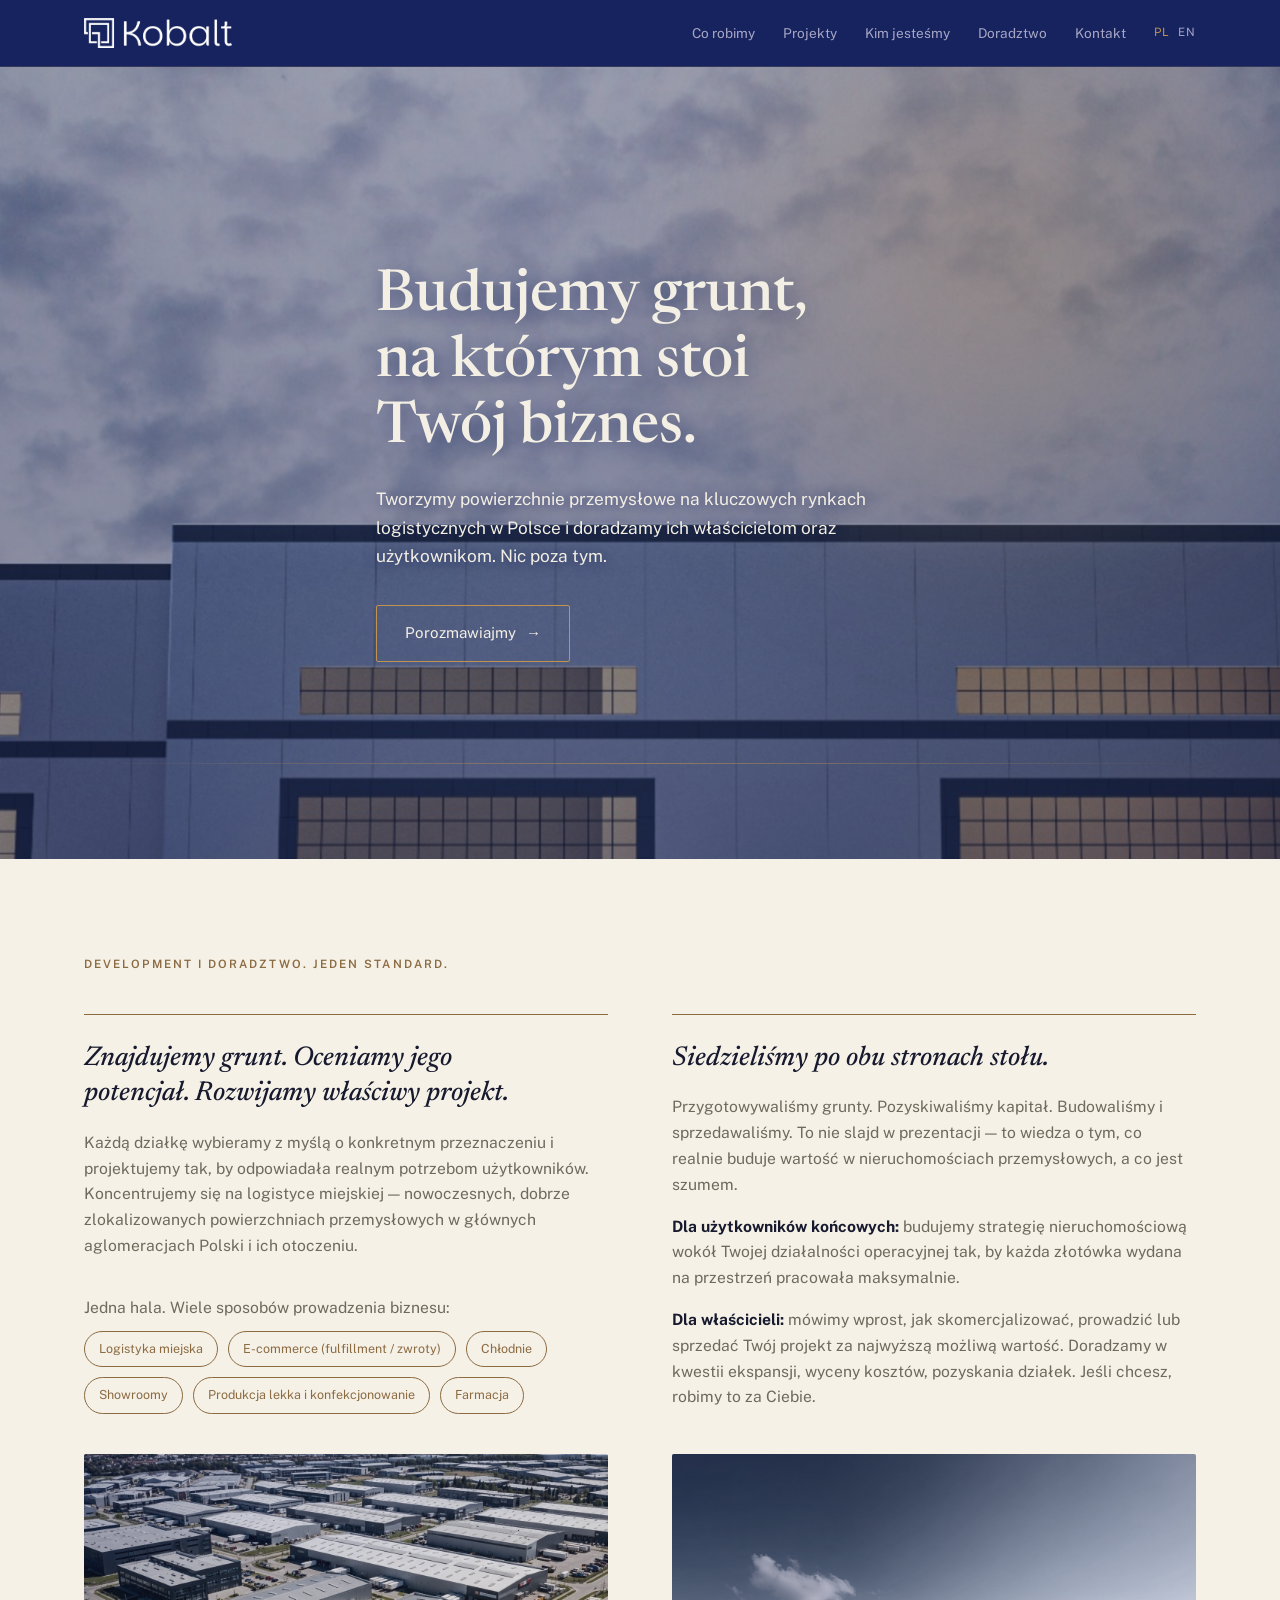
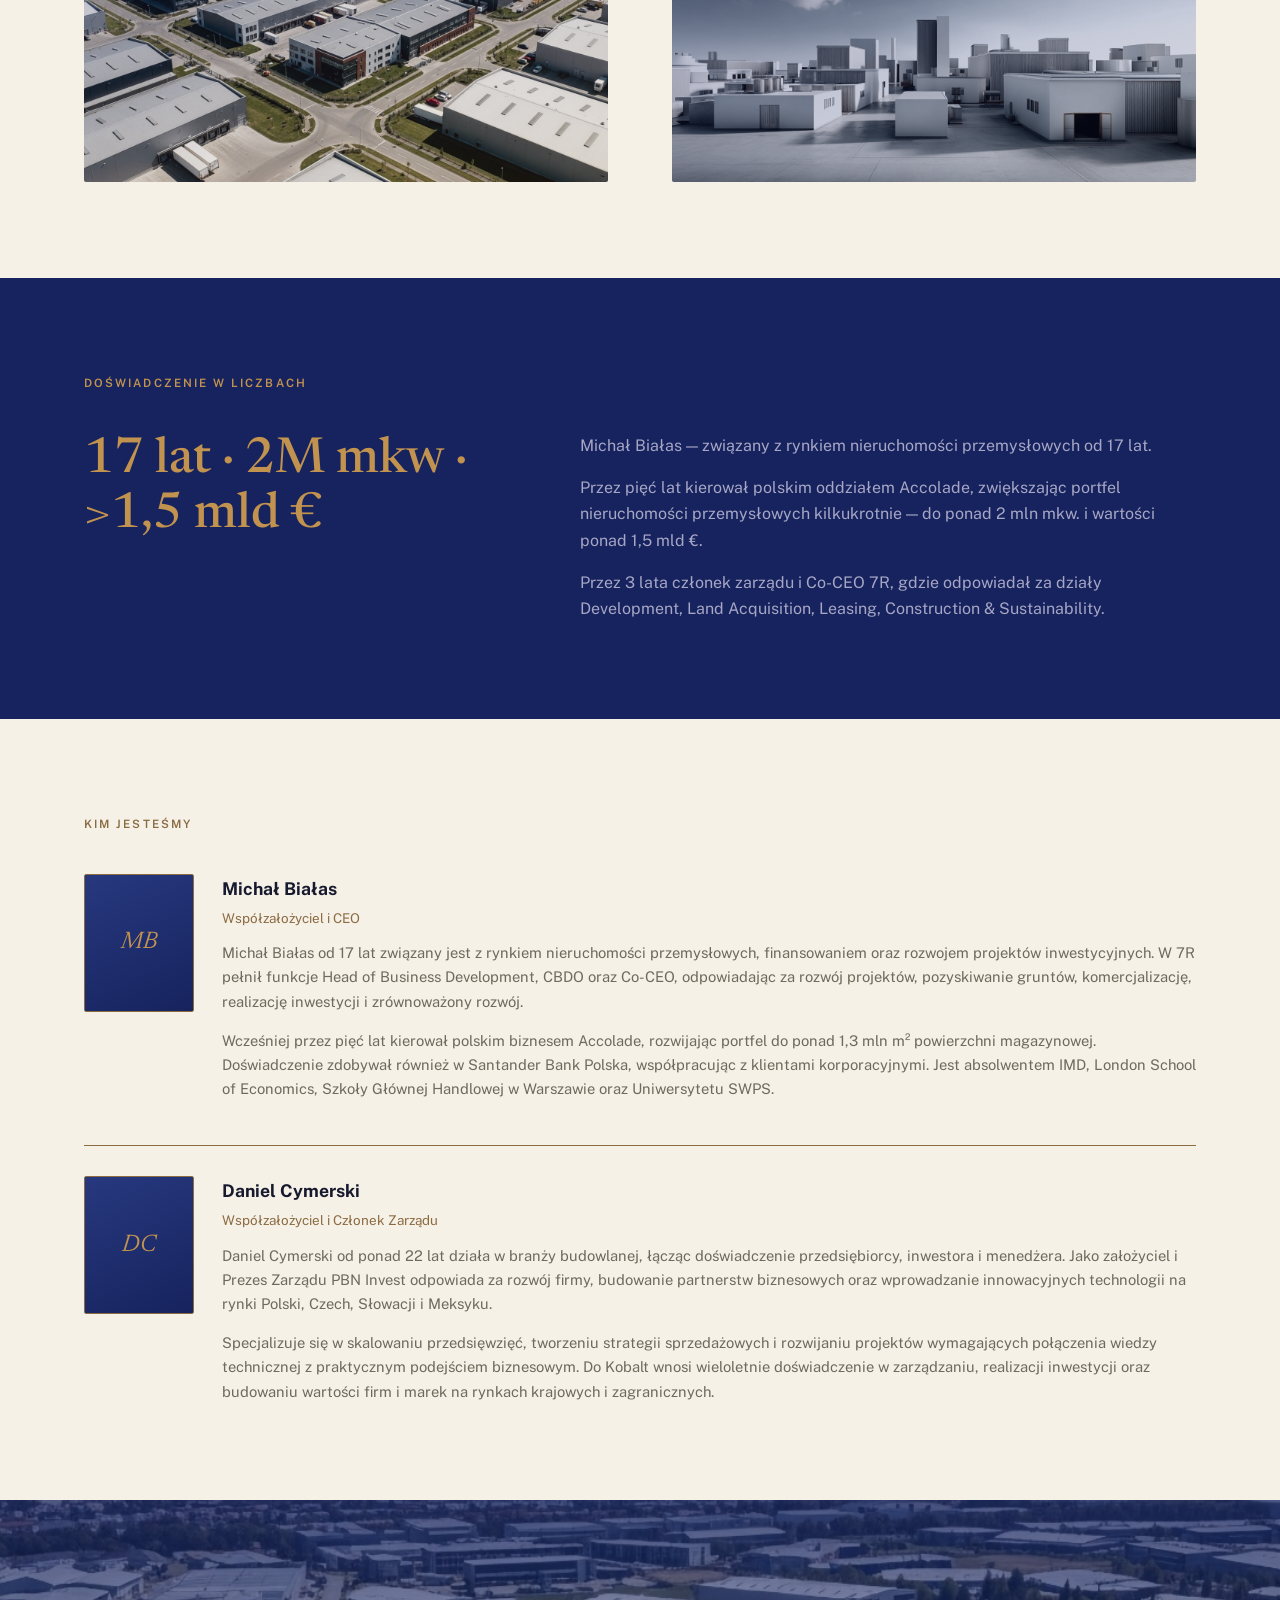
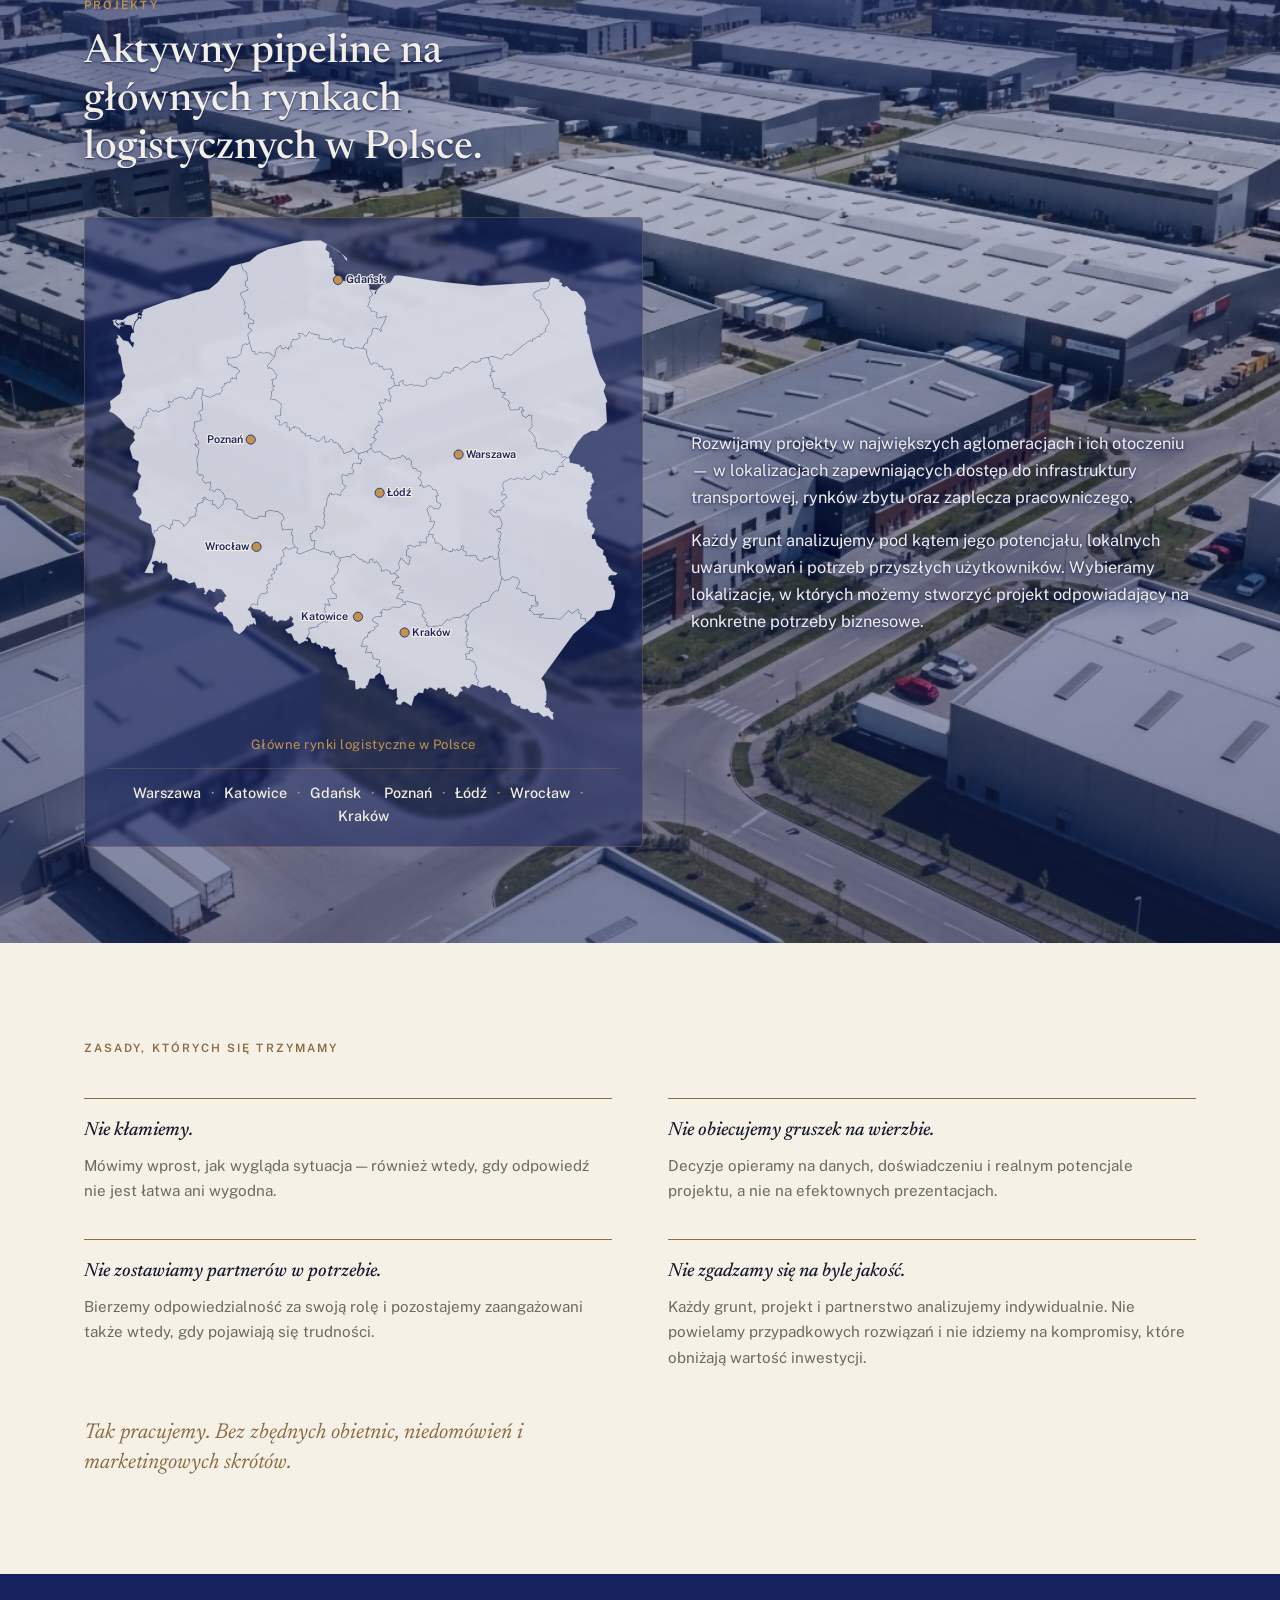
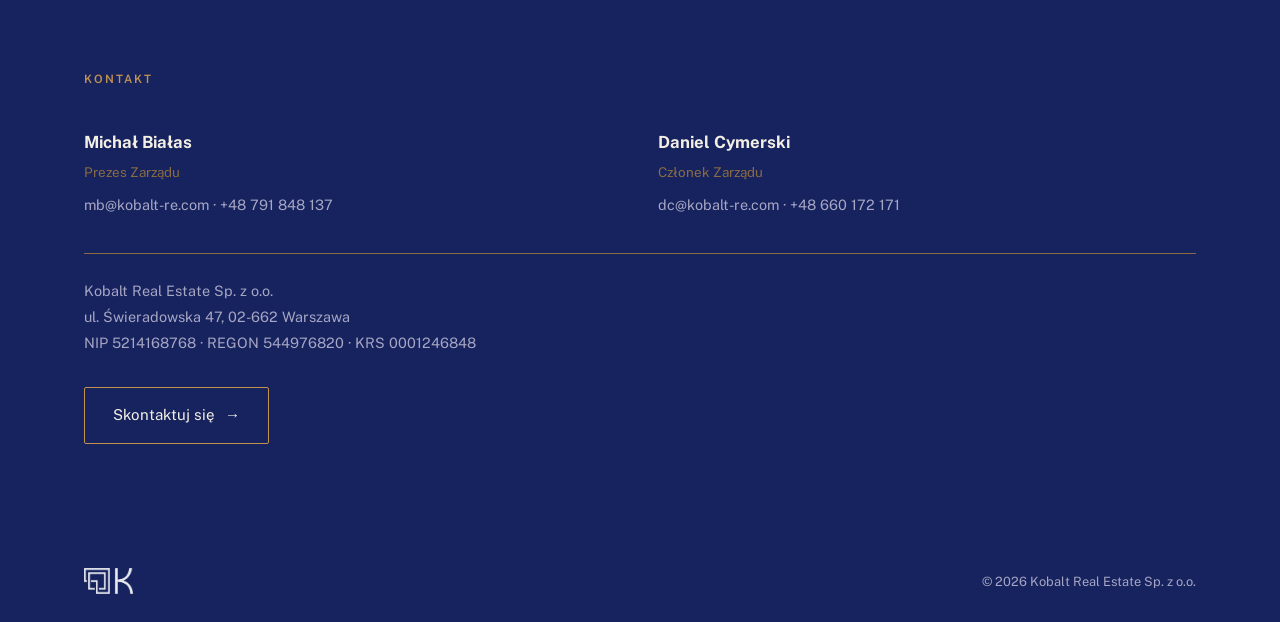
<file: index.html>
<!DOCTYPE html>
<html lang="pl">
<head>
<meta charset="UTF-8">
<meta name="viewport" content="width=device-width, initial-scale=1.0">
<title>Kobalt Real Estate — nieruchomości przemysłowe i doradztwo</title>
<meta name="description" content="Tworzymy powierzchnie przemysłowe w kluczowych polskich miastach i doradzamy tym, którzy je posiadają lub użytkują. Nic poza tym.">
<meta property="og:title" content="Kobalt Real Estate">
<meta property="og:description" content="Budujemy grunt, na którym stoi Twój biznes.">
<meta property="og:type" content="website">
<meta property="og:image" content="assets/img/sections/reserve-glass-twilight.jpg">
<meta property="og:locale" content="pl_PL">
<link rel="icon" type="image/png" href="assets/img/favicon.png?v=2">
<link rel="apple-touch-icon" href="assets/img/favicon.png?v=2">
<link rel="preconnect" href="https://fonts.googleapis.com">
<link rel="preconnect" href="https://fonts.gstatic.com" crossorigin>
<link href="https://fonts.googleapis.com/css2?family=Newsreader:ital,wght@0,400;0,500;0,600;1,500;1,600&family=Public+Sans:wght@400;500;600&display=swap" rel="stylesheet">
<link rel="stylesheet" href="assets/css/style.css">
</head>
<body>
<a class="skip-link" href="#main">Przejdź do treści</a>

<header class="site-header">
  <div class="wrap header-inner">
    <a href="#" class="brand" aria-label="Kobalt Real Estate — strona główna"><img src="assets/img/logo-kobalt-full.png" alt="Kobalt Real Estate" class="brand-logo brand-logo--full"></a>
    <button class="nav-toggle" aria-label="Otwórz menu" aria-expanded="false" aria-controls="primary-nav">
      <span></span><span></span><span></span>
    </button>
    <nav id="primary-nav" class="primary-nav">
      <a href="#co-robimy">Co robimy</a>
      <a href="#projekty">Projekty</a>
      <a href="#kim-jestesmy">Kim jesteśmy</a>
      <a href="#doradztwo">Doradztwo</a>
      <a href="#kontakt">Kontakt</a>
      <span class="lang-switch">
        <span class="lang-active">PL</span>
        <a class="lang-link" href="en/">EN</a>
      </span>
    </nav>
  </div>
</header>

<main id="main">

  <section id="hero" class="hero">
    <div class="hero-media"></div>
    <div class="hero-atmosphere" aria-hidden="true"><div class="glow"></div><div class="horizon"></div></div>
    <div class="wrap hero-content" data-stagger>
      <h1 data-reveal>Budujemy grunt, na którym stoi Twój biznes.</h1>
      <p class="lead" data-reveal>Tworzymy powierzchnie przemysłowe na kluczowych rynkach logistycznych w Polsce i doradzamy ich właścicielom oraz użytkownikom. Nic poza tym.</p>
      <a href="#kontakt" class="btn" data-reveal>Porozmawiajmy <span aria-hidden="true">→</span></a>
    </div>
  </section>

  <section id="co-robimy" class="section section--light">
    <div class="wrap">
      <p class="eyebrow eyebrow--dark" data-reveal>Development i doradztwo. Jeden standard.</p>
      <div class="cr-grid" data-stagger>
        <div class="cr-block" id="rozwoj" data-reveal>
          <h2>Znajdujemy grunt. Oceniamy jego potencjał. Rozwijamy właściwy projekt.</h2>
          <p>Każdą działkę wybieramy z myślą o konkretnym przeznaczeniu i projektujemy tak, by odpowiadała realnym potrzebom użytkowników. Koncentrujemy się na logistyce miejskiej — nowoczesnych, dobrze zlokalizowanych powierzchniach przemysłowych w głównych aglomeracjach Polski i ich otoczeniu.</p>
          <p class="pills-label">Jedna hala. Wiele sposobów prowadzenia biznesu:</p>
          <ul class="pills">
            <li>Logistyka miejska</li>
            <li>E-commerce (fulfillment / zwroty)</li>
            <li>Chłodnie</li>
            <li>Showroomy</li>
            <li>Produkcja lekka i konfekcjonowanie</li>
            <li>Farmacja</li>
          </ul>
          <div class="cr-spacer" aria-hidden="true"></div>
          <figure class="section-photo">
            <img src="assets/img/sections/development-corner-dusk.jpg" alt="Nowoczesna hala przemysłowa o zmierzchu" loading="lazy" width="1600" height="1000">
          </figure>
        </div>
        <div class="cr-block" id="doradztwo" data-reveal>
          <h2>Siedzieliśmy po obu stronach stołu.</h2>
          <p>Przygotowywaliśmy grunty. Pozyskiwaliśmy kapitał. Budowaliśmy i sprzedawaliśmy. To nie slajd w prezentacji — to wiedza o tym, co realnie buduje wartość w nieruchomościach przemysłowych, a co jest szumem.</p>
          <p><strong>Dla użytkowników końcowych:</strong> budujemy strategię nieruchomościową wokół Twojej działalności operacyjnej tak, by każda złotówka wydana na przestrzeń pracowała maksymalnie.</p>
          <p><strong>Dla właścicieli:</strong> mówimy wprost, jak skomercjalizować, prowadzić lub sprzedać Twój projekt za najwyższą możliwą wartość. Doradzamy w kwestii ekspansji, wyceny kosztów, pozyskania działek. Jeśli chcesz, robimy to za Ciebie.</p>
          <div class="cr-spacer" aria-hidden="true"></div>
          <figure class="section-photo section-photo--muted">
            <img src="assets/img/sections/doradztwo-abstract.jpg" alt="" loading="lazy" width="1600" height="900">
          </figure>
        </div>
      </div>
    </div>
  </section>

  <section id="track-record" class="section section--dark">
    <div class="wrap">
      <p class="eyebrow" data-reveal>Doświadczenie w liczbach</p>
      <div class="record" data-stagger>
        <span class="record-num" data-reveal>17 lat · 2M mkw · &gt;1,5 mld €</span>
        <div class="record-body" data-reveal>
          <p>Michał Białas — związany z rynkiem nieruchomości przemysłowych od 17 lat.</p>
          <p>Przez pięć lat kierował polskim oddziałem Accolade, zwiększając portfel nieruchomości przemysłowych kilkukrotnie — do ponad 2 mln mkw. i wartości ponad 1,5 mld €.</p>
          <p>Przez 3 lata członek zarządu i Co-CEO 7R, gdzie odpowiadał za działy Development, Land Acquisition, Leasing, Construction &amp; Sustainability.</p>
        </div>
      </div>
    </div>
  </section>

  <section id="kim-jestesmy" class="section section--light">
    <div class="wrap">
      <p class="eyebrow eyebrow--dark" data-reveal>Kim jesteśmy</p>
      <div class="team" data-stagger>
        <article class="person" data-reveal>
          <div class="avatar" aria-hidden="true">MB</div>
          <div class="person-body">
            <h3>Michał Białas</h3>
            <p class="role">Współzałożyciel i CEO</p>
            <p>Michał Białas od 17 lat związany jest z rynkiem nieruchomości przemysłowych, finansowaniem oraz rozwojem projektów inwestycyjnych. W 7R pełnił funkcje Head of Business Development, CBDO oraz Co-CEO, odpowiadając za rozwój projektów, pozyskiwanie gruntów, komercjalizację, realizację inwestycji i zrównoważony rozwój.</p>
            <p>Wcześniej przez pięć lat kierował polskim biznesem Accolade, rozwijając portfel do ponad 1,3 mln m² powierzchni magazynowej. Doświadczenie zdobywał również w Santander Bank Polska, współpracując z klientami korporacyjnymi. Jest absolwentem IMD, London School of Economics, Szkoły Głównej Handlowej w Warszawie oraz Uniwersytetu SWPS.</p>
          </div>
        </article>
        <article class="person" data-reveal>
          <div class="avatar" aria-hidden="true">DC</div>
          <div class="person-body">
            <h3>Daniel Cymerski</h3>
            <p class="role">Współzałożyciel i Członek Zarządu</p>
            <p>Daniel Cymerski od ponad 22 lat działa w branży budowlanej, łącząc doświadczenie przedsiębiorcy, inwestora i menedżera. Jako założyciel i Prezes Zarządu PBN Invest odpowiada za rozwój firmy, budowanie partnerstw biznesowych oraz wprowadzanie innowacyjnych technologii na rynki Polski, Czech, Słowacji i Meksyku.</p>
            <p>Specjalizuje się w skalowaniu przedsięwzięć, tworzeniu strategii sprzedażowych i rozwijaniu projektów wymagających połączenia wiedzy technicznej z praktycznym podejściem biznesowym. Do Kobalt wnosi wieloletnie doświadczenie w zarządzaniu, realizacji inwestycji oraz budowaniu wartości firm i marek na rynkach krajowych i zagranicznych.</p>
          </div>
        </article>
      </div>
    </div>
  </section>

  <section id="projekty" class="section section--dark projects">
    <div class="projects-bg" aria-hidden="true"></div>
    <div class="wrap projects-inner">
      <p class="eyebrow" data-reveal>Projekty</p>
      <h2 class="projects-title" data-reveal>Aktywny pipeline na głównych rynkach logistycznych w Polsce.</h2>
      <div class="projects-grid" data-stagger>
        <figure class="map-panel" data-reveal>
          <svg class="pl-map" viewBox="0 0 612.75696 577.23169" role="img" aria-label="Mapa Polski z podziałem na województwa i kluczowymi rynkami logistycznymi"><g class="pl-voivs"><path class="voiv" d="m 52.276011,352.46195 2.36,0.07 0.29,-2.89 3.6,-0.4 0.81,-2.95 5.95,-3.59 8.96,5.37 0.66,-5.96 2.23,0.06 -0.66,-3.08 1.68,-2.79 5.32,1.61 0.33,-1.34 6.37,5.62 0.42,2.27 6.84,-6.97 0.26,-3.5 6.409999,-1.97 2.07,-8.32 -2.23,-1.11 2.96,-2.13 0.13,-2.99 6.71,-2.31 -0.76,-2.31 2.48,-0.73 -2.53,-1.2 1.22,-1.55 2.67,0.08 0.36,2.13 5.87,2.22 2.69,-0.54 -0.96,5.24 3.32,-0.21 3.49,5.01 5.85,-5.43 0.62,-3.94 2.56,-2.63 0,0 7.73,0.08 4.86,3.32 2.2,4.22 -1.49,4.67 7.83,1.25 1.9,4.56 10.1,5.38 5.92,-0.05 0.27,-2.03 2.64,-0.87 5.91,0.79 0.68,-6.08 5.02,-1.64 10.41,1.97 5.35,4.14 0,0 0,0.8 0,0 1.44,3.67 -4.13,3.22 2.18,9.91 11.94,-1.04 -1.79,6.74 2.22,1.2 -0.2,8.44 3.25,5.27 0,0 -8,3.01 -3.76,-2.77 -0.6,2.09 -3.19,1.38 2.15,6.94 -3.75,2.19 -0.28,4.57 1.61,2.08 -3.09,0.28 1.34,1.64 -5.02,0.39 -0.22,5.53 -3.59,-1.48 -0.97,2.42 2.74,1.09 -0.8,2.64 -3.4,1.14 1.16,6.23 -3.82,-0.98 -1.87,2.24 2.32,2.52 -4.26,3.04 2.21,2.27 -1.4,0.85 0.59,5.94 -7.62,1.15 -3.49,6.22 -0.78,7.23 -6.06,-1.5 0,0 -0.28,0.19 0,0 -2.18,3.2 0,0 -3.14,3.82 3.09,1.75 2.31,7.05 3.41,1.25 1.51,6.94 -1.77,1.23 -1.37,-2.71 -1.31,2.13 -3.41,-0.07 -1,2.22 -2.29,-0.67 -3.75,5.85 -5.71,4.4 -6.63,-4.2 -1.45,-7.41 -7.49,-9.49 -3.22,-0.75 -1.35,-4.81 -3.44,-0.33 -1.54,1.51 -5.1,-6.22 7.11,-7.13 2.92,0.49 2.44,-2.56 0.23,-3.88 2.43,-0.97 -6.22,-8 -6.61,-0.88 -0.97,3.55 -1.92,0.65 -5.15,-3.4 -4.76,6.18 -2.31,-1.41 2.15,-1.6 -1.93,-5.2 -7.87,0.94 -2.8,-7.76 -6.689999,1.75 -6.18,-3.78 -4.9,-0.12 -5.22,-2.92 -3.95,2.95 -0.42,-5.63 -5.48,-5.21 -0.17,-8.62 -2.19,-1.9 -4.1,1.22 -0.14,-3.26 -2.42,2.89 -4.16,-3.17 -4.64,1.15 -1.03,1.98 3.27,2.25 -1.98,4.27 0.75,5.41 -10.88,-0.4 8.56,-17.45 4.6,-18.8 -0.3,-4.7 z"/><path class="voiv" d="m 199.87601,140.08195 1.83,-9.57 5.46,-4.05 0.85,3.64 3.03,0.68 2.05,-1.87 3.9,2.64 -0.92,-2.94 3.92,-0.19 -1.01,-2.98 2.33,-5.97 4.47,0.44 4.5,-2.56 -1.95,-5.15 5.3,0.52 3.58,3.4 4.24,-6.08 2.35,2.49 2.43,-0.85 1.08,2.42 1.93,-1.27 0,0 0,1.09 0,0 4.17,0.14 -0.25,4.37 11.97,1.53 0.72,-1.66 2.74,-0.19 -0.25,2.46 2.4,2.61 1.91,-0.44 -0.5,-1.86 3.18,0.39 1.55,-2.22 4.72,1.15 2.33,-1.62 -1.82,5.83 1.84,3.84 8.36,1.09 -0.17,1.82 5.48,-1.92 9.22,1.2 0,0 3.42,1.53 0.28,5.8 4.19,10.88 1.9,1.37 0.83,-2.1 4.3,-0.39 3.84,3.26 -0.16,1.82 3.93,-0.77 1.43,3.71 9.13,-0.77 2.7,7.66 -2.77,1.38 0.29,2.41 3.16,0.74 0.09,2.4 0,0 -0.32,0 0,0 1.48,5.21 0,0 -4.22,3.12 0,0 -0.45,-0.15 0,0 -1.11,1.69 -1.89,-0.54 1.07,7.46 2.27,1.7 -1.61,3.42 1.01,3.19 -7.65,-3.48 1.35,3.04 -2.97,2.43 -5.12,-0.99 4.13,8.54 -2.49,-0.21 -2.91,4.85 4.89,4.66 -0.46,2.02 1.61,-0.07 -1.48,1.76 1.61,2.67 -5.15,-1.79 0.58,5.09 -2.17,0.17 -2.86,4.6 3.21,2.54 -3.48,3.17 0,0 -0.81,0.01 0,0 -0.04,4.17 -1.7,-0.24 4.41,1.75 -4.7,6.35 -3.15,0.02 1.51,1.72 0,0 0.35,0.57 0,0 -0.36,2.69 0,0 -4.88,3.23 0.63,2.24 -1.23,-1.7 -9.39,2.67 0,0 -4.71,-2.34 0.38,-1.91 -3.27,-2.46 -0.58,3.36 -9.64,3.32 -2.37,-6.42 -2.19,-0.22 0.22,-2.84 -1.61,0.63 -0.5,-2.83 -3.43,-1.75 -1.99,0.55 -2.27,-3.59 -2.02,-0.55 -1.61,2.8 -4.62,0.62 -1.24,-7.26 -6.52,6.11 -3.45,-0.19 -0.49,-2.18 -6.33,-1.47 0.19,-3.36 -6.57,0.94 0.48,-3.47 -1.32,1.09 -1.97,-2.95 -1.19,1.01 -2.85,-5.62 -2.3,0.55 -2.78,-2.16 -1.38,2.32 -0.41,-2.3 -5.16,5.62 0.17,-4.76 -3.14,-0.43 0.09,-5.63 -3.23,0.43 -3.4,3.25 -3.18,-0.86 0.96,-4.72 -5.05,-2.8 0.33,-2.92 5.78,-0.32 0.9,-14.06 -7.48,-5.57 -4.81,0.91 -0.9,-2.18 1.48,-2.16 0,0 0.3,-0.06 0,0 -0.44,-5.92 2.35,-1.44 -0.65,-3.96 2.39,-1.2 -3.22,-1.31 0.64,-4.69 -1.64,-1.48 5.51,-1.26 1.48,-4.09 -6.04,-8.07 -3.49,-1.17 -0.9,1.44 -1.19,-3.46 z"/><path class="voiv" d="m 315.78601,250.51195 3.94,4.72 6.65,-0.82 2.87,1.52 -0.23,1.81 7.31,2.92 2.55,3.47 2.55,-1.99 2.86,1.32 3.69,-2.05 2.77,0.47 2.56,-3.17 4.13,2.61 0.57,2.52 3.18,-1.22 3.26,3.31 -0.49,4.82 2.26,3.84 3.6,0.15 1.63,2.81 4.61,1.35 -0.76,4.71 -3.43,2.73 3.34,1.72 1.26,2.84 0.3,1.69 -2.92,2.86 4.27,-0.08 0.47,2.42 6.81,-2.88 3.52,2.33 1.09,2.92 3.7,0.19 3.22,7.31 -3.81,0.33 1.45,0.7 0.12,6.15 4.6,2.23 0.01,2.82 -2.31,3.88 -6.18,-1.32 -3.23,-2.86 -4.62,3.78 2.61,8.5 2.14,1.57 -1.07,5.22 5,-0.89 0.53,2.18 -2.46,6.05 -4.01,4.17 -0.42,3.54 0,0 -0.86,3.01 -2.62,0.97 1.29,3.99 -1.37,3.19 -2.38,-2.01 -1.72,1.63 -2.68,-1.75 -1.09,0.34 1.37,4 -1.44,0.99 -3.7,-0.35 -1.59,1.72 -6.12,-2.44 -2.87,1.24 1.31,3.06 -2.52,2.32 0.1,6.09 4.67,1.46 -1.79,9.23 -4.2,-2.17 -5.25,-6.14 -2.9,7.07 0.88,4.34 0,0 0,0.97 0,0 -0.85,1.4 0,0 -0.09,-0.01 0,0 -1.03,1.08 0,0 -0.47,0.35 0,0 -1.04,0.12 0,0 0.08,0.24 0,0 -2.44,3.36 0,0 -4.57,1.09 -0.37,-3 -4.86,-2.51 -5.58,1.98 -1.1,-5.22 -4.06,-5.92 -1.29,-0.84 -2.4,1.91 -2.43,-2.97 0.52,-2.22 -3.89,1.28 0.41,2.73 -2.69,1.64 -3.63,-2.94 -1.73,0.77 -2.06,-3.24 -2.02,0.58 -7.17,-6.17 -1.98,0.33 -2.18,3.72 -1.56,-1.57 -11.66,2.08 0,0 -5,-2.85 -2.15,-5.46 -1.74,0.23 -1.84,4.53 -1.49,-2.78 -9.74,-1.43 -8.89,-3.93 0,0 1.47,-9.43 -4.28,0.57 -1.86,-8.75 2.76,-0.51 1.08,-2.78 3.43,-0.38 0.77,-2.92 -1.44,-1.97 2.8,-0.79 5.41,3.16 3.35,-5.51 -1.46,-5.68 1.25,-6.02 -1.76,-0.68 2.03,-4.95 -1.71,-0.74 3.53,-4.5 -0.43,-4 1.63,-1.67 -1.16,-2.54 1.89,-1.29 -0.29,-2.15 1.91,0.46 0.19,-3.06 1.84,-0.61 0.76,2.23 4.83,-1.17 5.7,2.14 0.56,-3.98 5.68,-6.71 -4.06,-3.75 -0.82,-9.57 1.92,-1.18 5.19,1.77 0.87,-2.7 5.27,-0.13 1.01,-3.89 -2.17,-2 1.21,-5.72 3.96,-1.58 5.84,1.63 -1.06,-2.12 2.03,-1.37 -0.29,-2.44 -4.26,-0.55 0.99,-6.05 0,0 9.39,-2.67 1.23,1.7 -0.63,-2.24 z"/><path class="voiv" d="m 550.36601,261.67195 2.86,0.17 0,0 1.46,0.79 0.1,4.9 11.53,2.55 1.83,2.78 4.67,-0.67 -0.83,2.65 3.72,4.2 3.05,-0.69 3.27,3.66 -0.6,2.22 2.81,6.59 -3.78,4.21 1.15,1.57 -2.02,1.61 1.59,2.39 -0.48,2.01 -1.46,-0.42 -0.28,3.52 2.34,3.97 -6.83,7 1.89,2.99 -1.29,5.36 1.69,10.73 2.69,0.57 0.69,3.1 2.62,0.78 -0.8,4.2 3.23,2.6 -1.08,4.96 -2.89,3.47 0.55,4.01 3.12,0 2.6,7.58 7.99,6.12 -0.77,4.96 3.17,2.5 1.55,5.73 -1.32,0.41 2.65,1.97 0.85,3.76 5.06,5.73 5.67,2.24 -2.44,2.8 -6.26,-0.16 -2.53,2.62 0.37,3.75 3.37,0.92 -0.35,4.04 3.31,0.34 -0.51,3.97 2.02,4.11 -0.36,7.12 -3.51,11.18 -2.23,3.25 -16.49,2.25 -2.61,5.42 -8.72,7.86 0,0 -2.14,-1.19 0.63,-3.27 -6.87,-0.81 1.7,-4.27 0,0 -0.44,0 0,0 -2.96,-2.01 0.55,-3.51 -1.74,-0.54 -6.57,5.05 -4.19,-3.61 -9.98,10.38 -25.03,-1.99 0.03,-1.87 4.7,-2.6 -11,1.12 -4.15,-5.32 -2.23,0.38 0.64,-2.6 2.89,-1.11 -0.83,-2.59 6.08,0.83 2.6,-2.46 -3.85,-0.46 3.04,-1.03 -0.38,-1.39 -2.82,0.12 0.53,-6.62 -3.37,-1.46 -2.94,0.98 -4.24,-3.72 -5.5,-0.48 -2.96,-4.18 -4.26,-0.19 4.14,-8.58 -2.28,-4.17 -6.41,-1.89 -3.31,3.39 -6.7,1.1 -2.6,-3.2 0,0 -1.59,-2.93 -2.16,-21.93 0,0 -0.84,-5.52 1.62,-3.1 -1.88,-3.9 3.15,-9.16 -2.81,-0.34 1.8,-0.82 1.71,-5.09 -1.21,-2.6 -1.58,0.57 -2.84,-2.46 2.6,-2.61 2.24,1.01 2.03,-5.63 -3.28,-8.78 -6.52,0.12 -5.83,-5.35 1.89,-4.09 6.24,4.7 0.69,-2.84 5.16,-0.55 -0.02,-2.62 3.69,-2.19 0.3,-2.08 -3.7,-3.64 6.85,-4.6 -1.96,-4.03 -3.96,1.16 -0.82,-1.91 3.63,-4.06 -1.95,-5.24 0.82,-3.95 9.16,-5.33 5.32,2.11 1.53,-2.48 6.89,1.67 2.83,-2.8 2.04,3.39 4.59,-0.7 4.63,-4.85 7.61,5.78 2.84,-4.66 -1.28,-2.71 3.45,-3.3 5.93,4.43 2.38,-1.31 4.06,1.64 0.44,-4.1 3.4,-0.03 -1.57,-2.93 3.03,-3.41 5.4,0.38 -2.64,-4.26 z"/><path class="voiv" d="m 29.506011,229.60195 -0.07,-3.59 2.09,-1.77 4.71,2.56 2.27,-1.43 3.25,-11.53 3.98,-3.2 -0.79,-3.01 3.89,-1.21 -2.05,-1.91 2.03,-2.75 5.28,4.37 2.56,-1.8 2.21,2.53 14.95,-6.38 -2.16,-6.48 4.55,1.01 3.33,-3.79 8.18,-2.82 5.7,3.18 2.63,-2.22 2.41,1.22 2.289999,-1.28 -0.979999,-2.08 3.249999,-1.31 -1.68,-2.15 2.51,-0.51 -0.53,-1.96 3.09,-1.37 -0.42,-2.36 8.12,1.94 -1.5,6.34 0,0 -0.6,4.16 0,0 0,0.34 0,0 0.47,3.08 0,0 0.17,0.12 0,0 0.79,10.74 -4.27,2.06 -0.82,2.47 2.6,1.13 0.64,7.19 -8.67,2.02 1.16,3.4 -2.25,6.75 4.27,6.14 -1.43,2.48 3.21,3.2 1.03,4.35 -3.1,1.99 -1.39,-2.71 -0.78,1.75 5.55,4.78 -2.96,12.84 1.53,11.54 -1.85,3.41 4.27,4.48 1.28,-1.71 2.25,1.04 0.53,2.27 -1.83,2.56 3.65,4.84 6.41,-1.85 0.88,6.68 -2.21,3.12 3.68,0.2 2.39,2.16 2.75,-3.51 3,0.8 5.46,4.6 2.21,6.55 0,0 -2.56,2.63 -0.62,3.94 -5.85,5.43 -3.49,-5.01 -3.32,0.21 0.96,-5.24 -2.69,0.54 -5.87,-2.22 -0.36,-2.13 -2.67,-0.08 -1.22,1.55 2.53,1.2 -2.48,0.73 0.76,2.31 -6.71,2.31 -0.13,2.99 -2.96,2.13 2.23,1.11 -2.07,8.32 -6.409999,1.97 -0.26,3.5 -6.84,6.97 -0.42,-2.27 -6.37,-5.62 -0.33,1.34 -5.32,-1.61 -1.68,2.79 0.66,3.08 -2.23,-0.06 -0.66,5.96 -8.96,-5.37 -5.95,3.59 -0.81,2.95 -3.6,0.4 -0.29,2.89 -2.36,-0.07 0,0 -1.36,-10.33 -13.52,-5.97 -1.12,-3.07 3.26,-4.4 -0.46,-5.18 -5.39,-6.45 -1.4,-6.86 -3.35,-2.52 1.16,-3.39 5.16,-4.55 1.18,-10.01 2.73,-6.1 -4.72,-5.15 1.96,-11.94 -7.41,-3.73 -3.55,-12.06 0.91,-3.83 5.26,-6.14 -1.91,-3.88 2.08,-3.85 z"/><path class="voiv" d="m 356.06601,435.48195 2.32,-1.39 17.38,4.79 0.03,3.39 4.08,6.48 -2.68,1.19 0.18,2.55 4.23,3.07 -1.57,2.02 3.45,3.27 -1.37,2.56 2.2,0.26 0.28,1.66 15.9,-1.88 6.83,-7.39 2.82,1.54 3.53,-3.16 10.05,-1.02 4.65,-3.64 2.57,2.35 1.98,-2.37 0,0 0.6,3.86 -4.45,5.21 1.88,4.38 -1.48,6.53 1.96,0.55 -1.77,0.41 2.55,0.67 0.59,2.74 -2,0.47 1.23,1.53 -2.31,1.72 2.51,2.64 -2.59,4.18 1.95,5.39 5.76,0.43 0.99,2.02 -0.8,1.56 -3.06,-0.17 -0.17,3.14 -5.62,1.18 1.86,2.34 -0.76,3.61 5.45,0.14 1.11,1.95 3.01,0.42 2.49,5.29 0.73,4.96 -2.6,5.24 2.94,1.87 -0.85,2.37 3.71,4.71 -1.83,0.87 0.45,4.9 0,0 -7.4,-2.54 -4.02,5.46 -5.12,-3.07 -4.42,1.34 3.15,4.25 -3.79,1 -3.13,5.24 -3.72,1.01 -1.58,-2.74 -1.83,0.64 -0.59,-2.54 -1.67,1.25 -2.4,-0.9 0.75,-1.33 -3.07,-1.2 -1.18,-4.26 -5.63,1.41 -1.92,-1.6 -2.54,3.9 -6.37,-3.66 -2.46,-0.15 0.09,1.92 -0.9,-0.98 -1.56,1.51 -1.13,-1.59 -2.31,0.39 -1.22,5.56 -5.7,-0.73 -3.71,4.45 -0.8,-1.05 -3.9,12.69 -8.49,-5.17 -2.57,0.42 -1.82,3.11 -5.13,-0.21 -1.31,-3.36 3.43,-3.97 -1.68,-2.09 -0.28,-10.18 -4.45,2.16 -5.35,-2.04 0.66,-4.6 -3.52,0.23 -3.34,-10.96 -3.18,-1.62 -0.52,-2.16 0,0 0.83,-5.29 -5.96,-2.43 4.61,-4.34 -0.67,-3.22 -7.27,-1.17 -1.98,-7.72 -7.39,0.61 2.21,-7.79 -1.13,-0.97 -2.23,1.42 0,0 -0.65,0 0,0 -1.08,0.04 0,0 -0.75,0 0,0 -2.15,-1.08 1.89,-1.2 -0.23,-3.31 3.47,-5.84 3.88,-0.63 -1.19,-0.87 2.33,-5.28 0,0 0.33,0 0,0 0.28,1.89 1.06,-2.8 4.11,-0.58 1.53,-2.17 -1.32,-1.61 4.43,-1.7 0.68,-2.13 -6.2,-3.1 -1.07,-3.04 3.41,-2.68 7.6,-0.39 0.44,-3 -2.47,-1.87 0,0 0.32,-0.1 0,0 2.51,0.58 -0.5,-2.62 2.08,-1.98 3.86,1.09 3.98,-0.73 3.14,-2.89 8.56,0.53 2.84,-1.39 0.08,-1.89 4.39,-0.14 z"/><path class="voiv" d="m 344.56601,174.58195 5.17,0.78 -0.66,-3.99 5.11,-3.02 0,0 0.28,0.55 0,0 -0.55,3.45 4.17,2.77 7.24,-1.96 2.42,2.23 2.19,-1.07 8.52,1.78 4.34,-2.57 -0.66,-4.69 4.84,-3.75 5.94,2.12 6.32,-2.68 3.76,-6.22 8.07,2.02 1.32,-3.05 3.18,0.23 -0.99,-2.79 1.62,-1.3 3.81,-0.35 3.43,2.92 13.48,-9.88 5.34,1.04 5.13,-2.12 0.3,-2.38 8.99,-1.55 0,0 0.34,1.5 0,0 -0.46,0 0,0 2.6,3.99 -0.82,1.85 3.52,4.22 -1.89,3.64 2.38,-0.38 2.71,2.4 -4.16,-0.07 0,0 0.04,-0.41 0,0 -1.57,3.19 0.96,2.36 -2.06,-0.37 3.87,5.18 -1.13,0.7 2.21,4.43 -0.59,2.79 2.31,2.78 4.51,-0.55 3.63,5.47 4.44,-1.07 0,0 -1.09,1.59 0,0 1.08,1.71 -2.57,-0.71 -1.08,3.62 7.24,4.73 0,0 -0.52,0 0,0 2.29,2.28 -2.12,2.14 2.77,6.37 10.71,-0.79 0.26,-2.86 3.03,0.13 0.5,3.61 1.9,-0.41 -0.86,1.84 -2.85,0.06 2.22,5.9 2.21,-0.21 0.82,2.18 3.28,-2.16 -0.13,-1.62 4.3,0.81 0.56,13.51 -4.29,4.49 3.93,2.74 4.22,6.38 -0.94,3.97 2.54,1.82 -0.68,4.07 2.28,3.01 7.72,0.08 1.39,2.7 1.4,-1.88 5.95,2.54 6.2,-1.18 2.78,3.78 3.07,0.67 0.52,3.99 3.54,-1.63 1.27,1.65 0,0 -5.68,6.55 2.64,4.26 -5.4,-0.38 -3.03,3.41 1.57,2.93 -3.4,0.03 -0.44,4.1 -4.06,-1.64 -2.38,1.31 -5.93,-4.43 -3.45,3.3 1.28,2.71 -2.84,4.66 -7.61,-5.78 -4.63,4.85 -4.59,0.7 -2.04,-3.39 -2.83,2.8 -6.89,-1.67 -1.53,2.48 -5.32,-2.11 -9.16,5.33 -0.82,3.95 1.95,5.24 -3.63,4.06 0.82,1.91 3.96,-1.16 1.96,4.03 -6.85,4.6 3.7,3.64 -0.3,2.08 -3.69,2.19 0.02,2.62 -5.16,0.55 -0.69,2.84 -6.24,-4.7 -1.89,4.09 5.83,5.35 6.52,-0.12 3.28,8.78 -2.03,5.63 -2.24,-1.01 -2.6,2.61 2.84,2.46 1.58,-0.57 1.21,2.6 -1.71,5.09 -1.8,0.82 2.81,0.34 -3.15,9.16 1.88,3.9 -1.62,3.1 0.84,5.52 0,0 -3.19,2.84 -2.82,-0.24 -2,-3.52 -3.88,0.16 1.13,1.08 -5.27,1.57 -2.09,-0.94 0.3,1.95 -3.14,2.39 -4.93,-2.72 -1.9,-4.32 -12.16,0.44 0.67,-4.69 -4.45,-2.44 1.75,-3.16 -2.23,-2.67 -1.48,5.52 -3.68,1.22 -0.81,-2.07 -2.28,2.13 -3.16,-2.51 -0.23,3.47 -2.01,-0.78 -0.07,1.58 -8.5,-4.46 -1.94,2.18 0.71,-4.43 -5.65,-4.89 -3.19,0.98 -0.91,-5.65 -2.62,-1.86 1.31,-2.9 -5.43,-0.84 0,0 0.42,-3.54 4.01,-4.17 2.46,-6.05 -0.53,-2.18 -5,0.89 1.07,-5.22 -2.14,-1.57 -2.61,-8.5 4.62,-3.78 3.23,2.86 6.18,1.32 2.31,-3.88 -0.01,-2.82 -4.6,-2.23 -0.12,-6.15 -1.45,-0.7 3.81,-0.33 -3.22,-7.31 -3.7,-0.19 -1.09,-2.92 -3.52,-2.33 -6.81,2.88 -0.47,-2.42 -4.27,0.08 2.92,-2.86 -0.3,-1.69 -1.26,-2.84 -3.34,-1.72 3.43,-2.73 0.76,-4.71 -4.61,-1.35 -1.63,-2.81 -3.6,-0.15 -2.26,-3.84 0.49,-4.82 -3.26,-3.31 -3.18,1.22 -0.57,-2.52 -4.13,-2.61 -2.56,3.17 -2.77,-0.47 -3.69,2.05 -2.86,-1.32 -2.55,1.99 -2.55,-3.47 -7.31,-2.92 0.23,-1.81 -2.87,-1.52 -6.65,0.82 -3.94,-4.72 0,0 0.36,-2.69 0,0 -0.35,-0.57 0,0 -1.51,-1.72 3.15,-0.02 4.7,-6.35 -4.41,-1.75 1.7,0.24 0.04,-4.17 0,0 0.81,-0.01 0,0 3.48,-3.17 -3.21,-2.54 2.86,-4.6 2.17,-0.17 -0.58,-5.09 5.15,1.79 -1.61,-2.67 1.48,-1.76 -1.61,0.07 0.46,-2.02 -4.89,-4.66 2.91,-4.85 2.49,0.21 -4.13,-8.54 5.12,0.99 2.97,-2.43 -1.35,-3.04 7.65,3.48 -1.01,-3.19 1.61,-3.42 -2.27,-1.7 -1.07,-7.46 1.89,0.54 1.11,-1.69 0,0 0.45,0.15 0,0 z"/><path class="voiv" d="m 224.86601,369.22195 3.1,1.56 -1.85,5.38 3.97,1.51 16.72,-6.84 0,0 8.89,3.93 9.74,1.43 1.49,2.78 1.84,-4.53 1.74,-0.23 2.15,5.46 5,2.85 0,0 1.83,3.3 -2.43,1.24 0.07,2.92 -2.33,1.66 1.76,3.74 -1.33,5.48 -3.27,2.59 -0.74,3.07 -2.98,0.74 4.31,5.19 -5.64,4.2 2.72,7.49 4.11,1.78 0.3,5.28 -10.44,0.47 2.85,8.15 -6.23,-2.36 0.52,4.23 -1.46,2.03 1.82,2.87 -2.21,3.08 2.93,3.13 -0.74,4.62 1.73,0.27 0.29,2.33 -4.52,-0.98 -7.12,4.12 0.42,1.78 0,0 0.38,-0.03 0,0 -7.82,1.35 -0.66,1.4 -0.56,-1.37 -2.4,0.59 0.66,6.23 -2.38,4.24 0,0 -1.82,2.57 2.44,0.21 0.05,2.96 -2.48,-1.27 -8.25,4.33 -2.53,-3.62 -3.16,-0.9 -3.54,-8.13 -4.17,-0.5 -3.49,-4.56 10.1,-4.5 0.39,-2.82 -2.42,-2 1.67,-4.03 -2.1,-2.04 -1.87,-0.66 0.06,2.57 -4.54,3.3 -7.23,-0.85 -3.38,2.21 -3.29,-2.97 -2.06,1.76 -0.13,-6.07 -4.05,0.83 -5.06,-4.29 0.16,-2.05 -3.68,0.46 -2.04,-2.29 -8.27,-1.27 -3.85,-2.77 0,0 2.18,-3.2 0,0 0.28,-0.19 0,0 6.06,1.5 0.78,-7.23 3.49,-6.22 7.62,-1.15 -0.59,-5.94 1.4,-0.85 -2.21,-2.27 4.26,-3.04 -2.32,-2.52 1.87,-2.24 3.82,0.98 -1.16,-6.23 3.4,-1.14 0.8,-2.64 -2.74,-1.09 0.97,-2.42 3.59,1.48 0.22,-5.53 5.02,-0.39 -1.34,-1.64 3.09,-0.28 -1.61,-2.08 0.28,-4.57 3.75,-2.19 -2.15,-6.94 3.19,-1.38 0.6,-2.09 3.76,2.77 z"/><path class="voiv" d="m 473.17601,406.15195 2.6,3.2 6.7,-1.1 3.31,-3.39 6.41,1.89 2.28,4.17 -4.14,8.58 4.26,0.19 2.96,4.18 5.5,0.48 4.24,3.72 2.94,-0.98 3.37,1.46 -0.53,6.62 2.82,-0.12 0.38,1.39 -3.04,1.03 3.85,0.46 -2.6,2.46 -6.08,-0.83 0.83,2.59 -2.89,1.11 -0.64,2.6 2.23,-0.38 4.15,5.32 11,-1.12 -4.7,2.6 -0.03,1.87 25.03,1.99 9.98,-10.38 4.19,3.61 6.57,-5.05 1.74,0.54 -0.55,3.51 2.96,2.01 0,0 0.44,0 0,0 -1.7,4.27 6.87,0.81 -0.63,3.27 2.14,1.19 0,0 -16.02,13.82 -38.94,54.02 3.49,3.42 2.98,12.33 -0.4,10.64 -1.51,1.59 1.95,1.42 -2.4,3.75 0.7,0.98 2.23,-1.67 -1,2.22 3.05,0.08 2.46,4.27 3.66,1.43 -1.49,2.77 1.48,5.49 -2.6,0.48 -4.7,-4.72 -5.39,1.29 -5.75,-5.31 -5.42,1.01 -4.69,-1.25 -3.34,-4.2 -2.99,0.82 -5.65,-1.62 -0.13,-2.83 -2.1,0.81 -8.6,-3.95 -1.01,-5.81 -4.3,-6.32 -3.61,-0.21 -3.81,-3.82 -2.69,1.17 -0.45,2.25 -4.13,-5.43 -3.83,-0.44 -1.62,-2.89 -9.7,3.21 -4.72,-1.85 0,0 -0.45,-4.9 1.83,-0.87 -3.71,-4.71 0.85,-2.37 -2.94,-1.87 2.6,-5.24 -0.73,-4.96 -2.49,-5.29 -3.01,-0.42 -1.11,-1.95 -5.45,-0.14 0.76,-3.61 -1.86,-2.34 5.62,-1.18 0.17,-3.14 3.06,0.17 0.8,-1.56 -0.99,-2.02 -5.76,-0.43 -1.95,-5.39 2.59,-4.18 -2.51,-2.64 2.31,-1.72 -1.23,-1.53 2,-0.47 -0.59,-2.74 -2.55,-0.67 1.77,-0.41 -1.96,-0.55 1.48,-6.53 -1.88,-4.38 4.45,-5.21 -0.6,-3.86 0,0 0.25,-0.03 0,0 0.5,-0.36 0,0 5.64,-6.07 8.13,-3.3 0.16,-3.32 9.16,-2.47 4.51,-8.66 5.09,-4.19 1.91,1.04 z"/><path class="voiv" d="m 534.05601,45.131946 8.8,2.7 -1.01,2.15 4.06,1.89 -1.12,2.89 2.98,1.81 3.27,-1.68 5.5,5.73 6.29,0.99 9.11,10.32 2.54,9.03 -0.2,3.57 -2.62,3.3 2.07,4.23 0.5,9.920004 1.71,1.11 -0.2,8.45 2.03,2.72 4.75,22.82 8.54,25.37 7.17,11.69 -2.78,7.74 4.52,12.33 -1.82,2.12 1.34,22.66 -12.42,10.6 -5.88,0.03 -10.11,5.33 -6.98,8.27 -10.87,18.62 0,0 -2.86,-0.17 0,0 -1.27,-1.65 -3.54,1.63 -0.52,-3.99 -3.07,-0.67 -2.78,-3.78 -6.2,1.18 -5.95,-2.54 -1.4,1.88 -1.39,-2.7 -7.72,-0.08 -2.28,-3.01 0.68,-4.07 -2.54,-1.82 0.94,-3.97 -4.22,-6.38 -3.93,-2.74 4.29,-4.49 -0.56,-13.51 -4.3,-0.81 0.13,1.62 -3.28,2.16 -0.82,-2.18 -2.21,0.21 -2.22,-5.9 2.85,-0.06 0.86,-1.84 -1.9,0.41 -0.5,-3.61 -3.03,-0.13 -0.26,2.86 -10.71,0.79 -2.77,-6.37 2.12,-2.14 -2.29,-2.28 0,0 0.52,0 0,0 -7.24,-4.73 1.08,-3.62 2.57,0.71 -1.08,-1.71 0,0 1.09,-1.59 0,0 -4.44,1.07 -3.63,-5.47 -4.51,0.55 -2.31,-2.78 0.59,-2.79 -2.21,-4.43 1.13,-0.7 -3.87,-5.18 2.06,0.37 -0.96,-2.36 1.57,-3.19 0,0 -0.04,0.41 0,0 4.16,0.07 -2.71,-2.4 -2.38,0.38 1.89,-3.64 -3.52,-4.22 0.82,-1.85 -2.6,-3.99 0,0 0.46,0 0,0 -0.34,-1.5 0,0 0.72,0.04 0,0 4.77,-1.29 10.62,3.56 3.84,-5.19 4.03,-1.33 2.32,2.41 20.1,-16.22 3.92,-2.63 2.94,1.81 -0.56,-3.3 3.24,-0.17 4.3,-3.75 1.36,1.73 1.3,-3.89 1.06,0.7 0,0 0.77,-0.4 0,0 3.69,-2.88 0.91,-5.51 3.87,-4.52 -0.73,-5.080004 -6.94,-11.58 -3.4,-2.14 1.47,-4.4 -2.6,-4.98 -2.75,0.49 -4.66,-5.92 2.64,-4.37 6.48,-2.02 0.96,-1.98 3.66,0.79 4.61,-1.76 1.89,-5.24 -1.14,-2.27 0,0 2.86,-4.42 z"/><path class="voiv" d="m 255.10601,0.2519458 22.84,13.6100002 9.27,8.47 -0.74,3.58 -6.45,-9.89 -17.22,-10.7300002 -1.71,6.1700002 4.71,3.71 -0.1,6.56 2.89,-0.88 -0.19,3.28 3.25,6.22 -1.2,1.38 -2.56,-0.86 3.28,1.51 0.32,8.05 3.81,4.16 5.99,0.86 -2.08,0.64 2.63,2.59 9.97,2.94 2.77,-2.08 3.63,2.26 12.67,-0.89 13.08,-3.12 13.69,-6.93 -14.48,8.71 -11.38,3.15 2.12,2.41 0.2,4.05 0,0 3.71,6.59 -4.4,3.62 1.31,2.21 -3.06,8.78 4.45,2.02 -1.14,1.74 1.15,1.85 1.94,-0.94 5.3,2.75 -1.62,3.08 1.48,3.18 11.07,-2.41 -2.99,7.53 0,0 0,0.33 0,0 -4.04,7.100004 1.26,1.07 -1.07,2.95 -2.14,-3.21 -5.66,-1.46 -2.21,1.21 -0.98,6.62 -4.71,5.03 -0.16,5.17 -2.29,0.15 -2.92,3.39 0.45,2.92 0,0 -9.22,-1.2 -5.48,1.93 0.17,-1.83 -8.36,-1.09 -1.84,-3.84 1.82,-5.83 -2.33,1.62 -4.72,-1.14 -1.55,2.21 -3.19,-0.38 0.5,1.85 -1.91,0.44 -2.39,-2.61 0.25,-2.46 -2.75,0.2 -0.71,1.66 -11.98,-1.53 0.25,-4.36 -4.16,-0.14 0,0 0,-1.09 0,0 -1.93,1.28 -1.09,-2.42 -2.43,0.84 -2.34,-2.48 -4.25,6.08 -3.58,-3.4 -5.3,-0.53 1.95,5.15 -4.5,2.56 -4.47,-0.44 -2.33,5.97 1.01,2.99 -3.92,0.18 0.92,2.94 -3.89,-2.65 -2.05,1.88 -3.03,-0.69 -0.85,-3.63 -5.46,4.04 -1.83,9.57 0,0 -3.31,-1.18 0,0 -0.24,-0.09 0,0 -1.78,-2.67 -3.85,-0.56 0,0 -1.32,0.06 0,0 -3.49,0.7 -4.06,-1.63 -2.63,2.55 -3.2,0.02 0.02,-3.3 -3.11,0.58 -3.44,-11.61 0,0 -2.17,-9.18 5.27,-5.36 -4.44,-3.3 0.03,-3.76 1.34,-1.29 4.65,0.73 0.81,-3.420004 -6.46,-3.65 -0.13,-3.64 -2.04,-2.34 -1.54,-0.81 -0.76,2.57 0,0 -0.71,0.06 0,0 -0.35,-4.92 0,0 0.42,-0.51 0,0 1.23,-4.1 -1.89,-2.77 1.32,-1.79 -5.46,-10.1 0.96,-2.11 7.53,-2.85 0.67,-2.34 -3.07,-3.61 -0.48,-4.96 2.7,-0.69 -0.42,-7.69 -1.44,-3.33 -2.93,-1.21 -2.81,-8.19 0,0 10.51,-2.71 8.99,-7.85 13.07,-6.8 42.29,-10.2100002 20.95,-0.59 z"/><path class="voiv" d="m 277.65601,382.52195 11.66,-2.08 1.56,1.57 2.18,-3.72 1.98,-0.33 7.17,6.17 2.02,-0.58 2.06,3.24 1.73,-0.77 3.63,2.94 2.69,-1.64 -0.41,-2.73 3.89,-1.28 -0.52,2.22 2.43,2.97 2.4,-1.91 1.29,0.84 4.06,5.92 1.1,5.22 5.58,-1.98 4.86,2.51 0.37,3 4.57,-1.09 0,0 5.28,4.07 -0.22,1.44 -2.23,-0.94 -2.68,5.98 -2.89,-0.78 1.43,3.98 7.14,0.81 2.08,1.73 -1.73,1.11 0.16,2.24 4.13,0.63 -0.64,2.97 -3.27,0.17 -4.35,6.3 6.9,1.43 0.7,2.59 2.3,0.74 0,0 1.32,2.84 -4.39,0.14 -0.08,1.89 -2.84,1.39 -8.56,-0.53 -3.14,2.89 -3.98,0.73 -3.86,-1.09 -2.08,1.98 0.5,2.62 -2.51,-0.58 0,0 -0.32,0.1 0,0 2.47,1.87 -0.44,3 -7.6,0.39 -3.41,2.68 1.07,3.04 6.2,3.1 -0.68,2.13 -4.43,1.7 1.32,1.61 -1.53,2.17 -4.11,0.58 -1.06,2.8 -0.28,-1.89 0,0 -0.33,0 0,0 -2.33,5.28 1.19,0.87 -3.88,0.63 -3.47,5.84 0.23,3.31 -1.89,1.2 2.15,1.08 0,0 0.75,0 0,0 1.08,-0.04 0,0 0.65,0 0,0 2.23,-1.42 1.13,0.97 -2.21,7.79 7.39,-0.61 1.98,7.72 7.27,1.17 0.67,3.22 -4.61,4.34 5.96,2.43 -0.83,5.29 0,0 -5.94,4.16 -0.66,2.97 -6.03,0.41 -2.25,7.23 -2.31,1.75 0.37,2.24 -4.41,0.84 -2.9,-1.33 -2.38,2.02 -3.39,0.04 -0.48,-10.14 -8.29,-1.85 1.34,-2.49 -3.15,-11.9 -4,0.07 -2.01,-2.69 -5.1,-1.69 -3.35,-9.92 2.11,-3.17 -2.4,-1.77 0.42,-3.89 -5.1,1.64 -3.61,-3.22 -5.88,-1 1.14,1.34 -2.03,1.84 -2.55,-4.68 -3.82,-0.71 -0.49,-2.47 -3.22,1.49 -2.32,-1.15 -1.63,-4.66 -3.36,-2.07 0,0 2.38,-4.24 -0.66,-6.23 2.4,-0.59 0.56,1.37 0.66,-1.4 7.82,-1.35 0,0 -0.38,0.03 0,0 -0.42,-1.78 7.12,-4.12 4.52,0.98 -0.29,-2.33 -1.73,-0.27 0.74,-4.62 -2.93,-3.13 2.21,-3.08 -1.82,-2.87 1.46,-2.03 -0.52,-4.23 6.23,2.36 -2.85,-8.15 10.44,-0.47 -0.3,-5.28 -4.11,-1.78 -2.72,-7.49 5.64,-4.2 -4.31,-5.19 2.98,-0.74 0.74,-3.07 3.27,-2.59 1.33,-5.48 -1.76,-3.74 2.33,-1.66 -0.07,-2.92 2.43,-1.24 z"/><path class="voiv" d="m 385.27601,353.71195 5.43,0.84 -1.31,2.9 2.62,1.86 0.91,5.65 3.19,-0.98 5.65,4.89 -0.71,4.43 1.94,-2.18 8.5,4.46 0.07,-1.58 2.01,0.78 0.23,-3.47 3.16,2.51 2.28,-2.13 0.81,2.07 3.68,-1.22 1.48,-5.52 2.23,2.67 -1.75,3.16 4.45,2.44 -0.67,4.69 12.16,-0.44 1.9,4.32 4.93,2.72 3.14,-2.39 -0.3,-1.95 2.09,0.94 5.27,-1.57 -1.13,-1.08 3.88,-0.16 2,3.52 2.82,0.24 3.19,-2.84 0,0 2.16,21.93 1.59,2.93 0,0 -4.9,16.25 -1.91,-1.04 -5.09,4.19 -4.51,8.66 -9.16,2.47 -0.16,3.32 -8.13,3.3 -5.64,6.07 0,0 -0.5,0.36 0,0 -0.25,0.03 0,0 -1.98,2.37 -2.57,-2.35 -4.65,3.64 -10.05,1.02 -3.53,3.16 -2.82,-1.54 -6.83,7.39 -15.9,1.88 -0.28,-1.66 -2.2,-0.26 1.37,-2.56 -3.45,-3.27 1.57,-2.02 -4.23,-3.07 -0.18,-2.55 2.68,-1.19 -4.08,-6.48 -0.03,-3.39 -17.38,-4.79 -2.32,1.39 0,0 -2.3,-0.74 -0.7,-2.59 -6.9,-1.43 4.35,-6.3 3.27,-0.17 0.64,-2.97 -4.13,-0.63 -0.16,-2.24 1.73,-1.11 -2.08,-1.73 -7.14,-0.81 -1.43,-3.98 2.89,0.78 2.68,-5.98 2.23,0.94 0.22,-1.44 -5.28,-4.07 0,0 2.44,-3.36 0,0 -0.08,-0.24 0,0 1.04,-0.12 0,0 0.47,-0.35 0,0 1.03,-1.08 0,0 0.09,0.01 0,0 0.85,-1.4 0,0 0,-0.97 0,0 -0.88,-4.34 2.9,-7.07 5.25,6.14 4.2,2.17 1.79,-9.23 -4.67,-1.46 -0.1,-6.09 2.52,-2.32 -1.31,-3.06 2.87,-1.24 6.12,2.44 1.59,-1.72 3.7,0.35 1.44,-0.99 -1.37,-4 1.09,-0.34 2.68,1.75 1.72,-1.63 2.38,2.01 1.37,-3.19 -1.29,-3.99 2.62,-0.97 z"/><path class="voiv" d="m 349.88601,42.341946 47.77,7.46 49.85,5.19 81.86,-5.18 0,0 1.14,2.27 -1.89,5.24 -4.61,1.76 -3.66,-0.79 -0.96,1.98 -6.48,2.02 -2.64,4.37 4.66,5.92 2.75,-0.49 2.6,4.98 -1.47,4.4 3.4,2.14 6.94,11.58 0.73,5.080004 -3.87,4.52 -0.91,5.51 -3.69,2.88 0,0 -0.77,0.4 0,0 -1.06,-0.7 -1.3,3.89 -1.36,-1.73 -4.3,3.75 -3.24,0.17 0.56,3.3 -2.94,-1.81 -3.92,2.63 -20.1,16.22 -2.32,-2.41 -4.03,1.33 -3.84,5.19 -10.62,-3.56 -4.77,1.29 0,0 -0.72,-0.04 0,0 -8.99,1.55 -0.3,2.38 -5.13,2.12 -5.34,-1.04 -13.48,9.88 -3.43,-2.92 -3.81,0.35 -1.62,1.3 0.99,2.79 -3.18,-0.23 -1.32,3.05 -8.07,-2.02 -3.76,6.22 -6.32,2.68 -5.94,-2.12 -4.84,3.75 0.66,4.69 -4.34,2.57 -8.52,-1.78 -2.19,1.07 -2.42,-2.23 -7.24,1.96 -4.17,-2.77 0.55,-3.45 0,0 -0.28,-0.55 0,0 -5.11,3.02 0.66,3.99 -5.17,-0.78 0,0 -1.48,-5.21 0,0 0.32,0 0,0 -0.09,-2.4 -3.16,-0.74 -0.29,-2.41 2.77,-1.38 -2.7,-7.66 -9.13,0.77 -1.43,-3.71 -3.93,0.77 0.16,-1.82 -3.84,-3.26 -4.3,0.39 -0.83,2.1 -1.9,-1.37 -4.19,-10.88 -0.28,-5.8 -3.42,-1.53 0,0 -0.44,-2.93 2.92,-3.39 2.29,-0.15 0.16,-5.17 4.71,-5.04 0.99,-6.61 2.2,-1.21 5.66,1.47 2.14,3.2 1.07,-2.95 -1.26,-1.07 4.04,-7.100004 0,0 0,-0.33 0,0 2.98,-7.53 -11.07,2.41 -1.48,-3.18 1.62,-3.07 -5.31,-2.75 -1.94,0.94 -1.15,-1.84 1.14,-1.74 -4.45,-2.03 3.06,-8.78 -1.31,-2.2 4.4,-3.63 -3.7,-6.58 0,0 6.94,1.03 1.72,-1.96 -2.69,6.09 1.05,0.57 1.24,-4.55 6.02,-5.97 10.69,-3.72 4.69,-7.99 z"/><path class="voiv" d="m 169.47601,122.95195 3.43,11.61 3.12,-0.59 -0.02,3.3 3.2,-0.02 2.63,-2.55 4.06,1.63 3.49,-0.7 0,0 1.32,-0.06 0,0 3.84,0.57 1.78,2.67 0,0 0.24,0.09 0,0 3.31,1.18 0,0 -8.84,11.43 1.19,3.46 0.9,-1.44 3.49,1.17 6.04,8.07 -1.48,4.09 -5.51,1.26 1.64,1.48 -0.64,4.69 3.22,1.31 -2.39,1.2 0.65,3.96 -2.35,1.44 0.44,5.92 0,0 -0.3,0.06 0,0 -1.48,2.16 0.9,2.18 4.81,-0.91 7.48,5.57 -0.9,14.06 -5.78,0.32 -0.33,2.92 5.05,2.8 -0.96,4.72 3.18,0.86 3.4,-3.25 3.23,-0.43 -0.09,5.63 3.14,0.43 -0.17,4.76 5.16,-5.62 0.41,2.3 1.38,-2.32 2.78,2.16 2.3,-0.55 2.85,5.62 1.19,-1.01 1.97,2.95 1.32,-1.09 -0.48,3.47 6.57,-0.94 -0.19,3.36 6.33,1.47 0.49,2.18 3.45,0.19 6.52,-6.11 1.24,7.26 4.62,-0.62 1.61,-2.8 2.02,0.55 2.27,3.59 1.99,-0.55 3.43,1.75 0.5,2.83 1.61,-0.63 -0.22,2.84 2.19,0.22 2.37,6.42 9.64,-3.32 0.58,-3.36 3.27,2.46 -0.38,1.91 4.71,2.34 0,0 -0.99,6.05 4.26,0.55 0.29,2.44 -2.03,1.37 1.06,2.12 -5.84,-1.63 -3.96,1.58 -1.21,5.72 2.17,2 -1.01,3.89 -5.27,0.13 -0.87,2.7 -5.19,-1.77 -1.92,1.18 0.82,9.57 4.06,3.75 -5.68,6.71 -0.56,3.98 -5.7,-2.14 -4.83,1.17 -0.76,-2.23 -1.84,0.61 -0.19,3.06 -1.91,-0.46 0.29,2.15 -1.89,1.29 1.16,2.54 -1.63,1.67 0.43,4 -3.53,4.5 1.71,0.74 -2.03,4.95 1.76,0.68 -1.25,6.02 1.46,5.68 -3.35,5.51 -5.41,-3.16 -2.8,0.79 1.44,1.97 -0.77,2.92 -3.43,0.38 -1.08,2.78 -2.76,0.51 1.86,8.75 4.28,-0.57 -1.47,9.43 0,0 -16.72,6.84 -3.97,-1.51 1.85,-5.38 -3.1,-1.56 0,0 -3.25,-5.27 0.2,-8.44 -2.22,-1.2 1.79,-6.74 -11.94,1.04 -2.18,-9.91 4.13,-3.22 -1.44,-3.67 0,0 0,-0.8 0,0 -5.35,-4.14 -10.41,-1.97 -5.02,1.64 -0.68,6.08 -5.91,-0.79 -2.64,0.87 -0.27,2.03 -5.92,0.05 -10.1,-5.38 -1.9,-4.56 -7.83,-1.25 1.49,-4.67 -2.2,-4.22 -4.86,-3.32 -7.73,-0.08 0,0 -2.21,-6.55 -5.46,-4.6 -3,-0.8 -2.75,3.51 -2.39,-2.16 -3.68,-0.2 2.21,-3.12 -0.88,-6.68 -6.41,1.85 -3.65,-4.84 1.83,-2.56 -0.53,-2.27 -2.25,-1.04 -1.28,1.71 -4.27,-4.48 1.85,-3.41 -1.53,-11.54 2.96,-12.84 -5.55,-4.78 0.78,-1.75 1.39,2.71 3.1,-1.99 -1.03,-4.35 -3.21,-3.2 1.43,-2.48 -4.27,-6.14 2.25,-6.75 -1.16,-3.4 8.67,-2.02 -0.64,-7.19 -2.6,-1.13 0.82,-2.47 4.27,-2.06 -0.79,-10.74 0,0 -0.17,-0.12 0,0 -0.47,-3.08 0,0 0,-0.34 0,0 0.6,-4.16 0,0 9.45,3.39 9.03,-4.33 3.05,0.79 -0.73,-1.03 3.57,-3.48 -1.1,-3.93 2.74,-1.03 1.18,-4.38 1.29,1.49 2.5,-2.79 2.56,0.78 1.11,-4.71 1.7,0.48 0.12,-1.65 4.77,2.08 -0.58,-5.45 4.91,-4.04 -4.53,-4.27 -4.64,-1.27 -3.19,-3.02 -1.84,0.59 -1.67,-8.49 0.44,-1.14 2.23,1.68 9.63,-1.61 4.42,-3.61 1.89,-10.32 4.31,-2.2 1.17,1.85 z"/><path class="voiv" d="m 11.786011,102.23195 4.79,0.56 -2.98,2.15 0.02,2.41 -3.55,-5.1 1.72,-0.02 z m 5.9,-0.18 0.57,1.34 -2.05,0.97 1.48,-2.31 z m -4.63,-1.01 1.72,1.45 -2.8,-0.02 1.08,-1.43 z m 2.18,-1.260004 -0.09,2.460004 -1.22,-1.71 1.31,-0.750004 z m -7.1799998,-4.24 1.81,-0.17 -2,2.57 5.5999998,9.490004 -7.6199998,-6.1 0.09,-3.460004 -1.78,-1.3 3.9,-1.03 z m 30.9699998,-4.48 -0.04,1.47 -3.22,0.32 0.43,-3.07 2.83,1.28 z m 0.62,-5.52 -4.4,2.66 0.06,5.87 -3.74,4.45 -2.78,9.590004 -1.28,-5.2 -8.61,-1.35 0.56,-4.000004 -0.68,1.87 -2.52,-0.83 -5.74,3.470004 0.82,-1.22 -2.8499998,-2.590004 1.7299998,-2.6 6.88,0.43 6.12,-4.69 16.43,-5.86 z m 119.649999,-57.14 2.81,8.19 2.93,1.21 1.44,3.33 0.42,7.69 -2.7,0.69 0.48,4.96 3.07,3.61 -0.67,2.34 -7.53,2.85 -0.96,2.11 5.46,10.1 -1.32,1.79 1.89,2.77 -1.23,4.1 0,0 -0.42,0.51 0,0 0.35,4.92 0,0 0.71,-0.06 0,0 0.76,-2.57 1.54,0.81 2.04,2.34 0.13,3.64 6.46,3.65 -0.81,3.420004 -4.65,-0.73 -1.34,1.29 -0.03,3.76 4.44,3.3 -5.27,5.36 2.17,9.18 0,0 -3.08,3.27 -1.17,-1.85 -4.3,2.2 -1.9,10.33 -4.41,3.6 -9.63,1.62 -2.23,-1.69 -0.45,1.15 1.68,8.48 1.84,-0.58 3.19,3.01 4.64,1.28 4.52,4.26 -4.91,4.04 0.59,5.45 -4.77,-2.09 -0.12,1.65 -1.7,-0.48 -1.12,4.71 -2.55,-0.77 -2.5,2.78 -1.29,-1.49 -1.18,4.39 -2.73,1.03 1.1,3.94 -3.58,3.48 0.74,1.03 -3.06,-0.79 -9.03,4.32 -9.45,-3.38 0,0 1.5,-6.34 -8.12,-1.94 0.43,2.35 -3.09,1.37 0.54,1.97 -2.52,0.51 1.68,2.15 -3.249999,1.32 0.989999,2.08 -2.289999,1.29 -2.41,-1.22 -2.64,2.23 -5.7,-3.19 -8.18,2.82 -3.33,3.79 -4.55,-1.01 2.15,6.48 -14.94,6.38 -2.21,-2.53 -2.56,1.8 -5.28,-4.38 -2.04,2.75 2.05,1.91 -3.88,1.21 0.78,3.01 -3.97,3.2 -3.25,11.53 -2.26,1.44 -4.71,-2.56 -2.09,1.77 0.07,3.59 0,0 -8.33,-5.51 -6.87,-8.95 -8.1299998,-6.62 -5.84999998,-2.23 2.30999998,-4.67 -1,-7.74 12.1999998,-9.21 2.6,-9 -0.63,-5.94 4.31,-6.45 -2.39,-4.63 -3.31,-18.78 -2.83,-5.34 0.58,-7.55 -2,-1.76 -1.0999998,-6.51 2.5899998,-0.63 -1.39,-4.04 2.84,0.9 4.64,5.65 5.85,1.22 5.74,7.4 1.33,-6.18 -2.96,-0.14 -1.95,-4.79 1.67,-6.2 3.01,-0.49 -0.56,-5.58 2.74,-7.540004 4.41,-4.58 2.15,1.58 0.27,-4.75 1.42,-0.4 -1.34,-2.03 2.44,-3.69 -4.76,0.78 34.65,-12.91 12.57,-2.06 21.299999,-7.6 15.15,-3.38 10.18,-8.13 15.9,-19.6 12.32,-3.16 z"/></g><g class="pl-markers"><g class="pl-marker" tabindex="0" role="button" data-name="Warszawa" data-kind="Aglomeracja"><title>Warszawa</title><circle class="halo" cx="421" cy="258" r="6"/><circle class="dot" cx="421" cy="258" r="5.5"/><text class="pl-label" x="430" y="262">Warszawa</text></g><g class="pl-marker" tabindex="0" role="button" data-name="Katowice" data-kind="Aglomeracja"><title>Katowice</title><circle class="halo" cx="300" cy="453" r="6"/><circle class="dot" cx="300" cy="453" r="5.5"/><text class="pl-label pl-label--left" x="288" y="457">Katowice</text></g><g class="pl-marker" tabindex="0" role="button" data-name="Gdańsk" data-kind="Aglomeracja"><title>Gdańsk</title><circle class="halo" cx="276" cy="48" r="6"/><circle class="dot" cx="276" cy="48" r="5.5"/><text class="pl-label" x="285" y="52">Gdańsk</text></g><g class="pl-marker" tabindex="0" role="button" data-name="Poznań" data-kind="Aglomeracja"><title>Poznań</title><circle class="halo" cx="171" cy="240" r="6"/><circle class="dot" cx="171" cy="240" r="5.5"/><text class="pl-label pl-label--left" x="162" y="244">Poznań</text></g><g class="pl-marker" tabindex="0" role="button" data-name="Łódź" data-kind="Aglomeracja"><title>Łódź</title><circle class="halo" cx="326" cy="304" r="6"/><circle class="dot" cx="326" cy="304" r="5.5"/><text class="pl-label" x="335" y="308">Łódź</text></g><g class="pl-marker" tabindex="0" role="button" data-name="Wrocław" data-kind="Aglomeracja"><title>Wrocław</title><circle class="halo" cx="178" cy="369" r="6"/><circle class="dot" cx="178" cy="369" r="5.5"/><text class="pl-label pl-label--left" x="169" y="373">Wrocław</text></g><g class="pl-marker" tabindex="0" role="button" data-name="Kraków" data-kind="Aglomeracja"><title>Kraków</title><circle class="halo" cx="356" cy="472" r="6"/><circle class="dot" cx="356" cy="472" r="5.5"/><text class="pl-label" x="365" y="476">Kraków</text></g></g></svg>
          <figcaption class="pl-readout" aria-live="polite">Główne rynki logistyczne w Polsce</figcaption>
          <ul class="pl-legend"><li>Warszawa</li><li>Katowice</li><li>Gdańsk</li><li>Poznań</li><li>Łódź</li><li>Wrocław</li><li>Kraków</li></ul>
        </figure>
        <div class="projects-copy" data-reveal>
          <p>Rozwijamy projekty w największych aglomeracjach i ich otoczeniu — w lokalizacjach zapewniających dostęp do infrastruktury transportowej, rynków zbytu oraz zaplecza pracowniczego.</p>
          <p>Każdy grunt analizujemy pod kątem jego potencjału, lokalnych uwarunkowań i potrzeb przyszłych użytkowników. Wybieramy lokalizacje, w których możemy stworzyć projekt odpowiadający na konkretne potrzeby biznesowe.</p>
        </div>
      </div>
    </div>
  </section>

  <section id="co-a-czego-nie" class="section section--light">
    <div class="wrap">
      <p class="eyebrow eyebrow--dark" data-reveal>Zasady, których się trzymamy</p>
      <div class="principles" data-stagger>
        <div class="principle" data-reveal>
          <h3>Nie kłamiemy.</h3>
          <p>Mówimy wprost, jak wygląda sytuacja — również wtedy, gdy odpowiedź nie jest łatwa ani wygodna.</p>
        </div>
        <div class="principle" data-reveal>
          <h3>Nie obiecujemy gruszek na wierzbie.</h3>
          <p>Decyzje opieramy na danych, doświadczeniu i realnym potencjale projektu, a nie na efektownych prezentacjach.</p>
        </div>
        <div class="principle" data-reveal>
          <h3>Nie zostawiamy partnerów w potrzebie.</h3>
          <p>Bierzemy odpowiedzialność za swoją rolę i pozostajemy zaangażowani także wtedy, gdy pojawiają się trudności.</p>
        </div>
        <div class="principle" data-reveal>
          <h3>Nie zgadzamy się na byle jakość.</h3>
          <p>Każdy grunt, projekt i partnerstwo analizujemy indywidualnie. Nie powielamy przypadkowych rozwiązań i nie idziemy na kompromisy, które obniżają wartość inwestycji.</p>
        </div>
      </div>
      <p class="principles-close" data-reveal>Tak pracujemy. Bez zbędnych obietnic, niedomówień i marketingowych skrótów.</p>
    </div>
  </section>

  <section id="kontakt" class="section section--dark">
    <div class="wrap">
      <p class="eyebrow" data-reveal>Kontakt</p>
      <div class="contact-grid" data-stagger>
        <div class="contact-card" data-reveal>
          <h3>Michał Białas</h3>
          <p class="role">Prezes Zarządu</p>
          <p class="lines"><a href="mailto:mb@kobalt-re.com">mb@kobalt-re.com</a> · <a href="tel:+48791848137">+48 791 848 137</a></p>
        </div>
        <div class="contact-card" data-reveal>
          <h3>Daniel Cymerski</h3>
          <p class="role">Członek Zarządu</p>
          <p class="lines"><a href="mailto:dc@kobalt-re.com">dc@kobalt-re.com</a> · <a href="tel:+48660172171">+48 660 172 171</a></p>
        </div>
      </div>
      <div class="company-block" data-reveal>
        Kobalt Real Estate Sp. z o.o.<br>
        ul. Świeradowska 47, 02-662 Warszawa<br>
        NIP 5214168768 · REGON 544976820 · KRS 0001246848
      </div>
      <a href="#" class="btn" data-reveal>Skontaktuj się <span aria-hidden="true">→</span></a>
    </div>
  </section>

</main>

<footer class="site-footer">
  <div class="wrap footer-inner">
    <span class="brand"><img src="assets/img/logo-kobalt.png" alt="Kobalt Real Estate" class="brand-logo"></span>
    <span>© <span id="year"></span> Kobalt Real Estate Sp. z o.o.</span>
  </div>
</footer>

<script src="assets/js/script.js"></script>
</body>
</html>
</file>
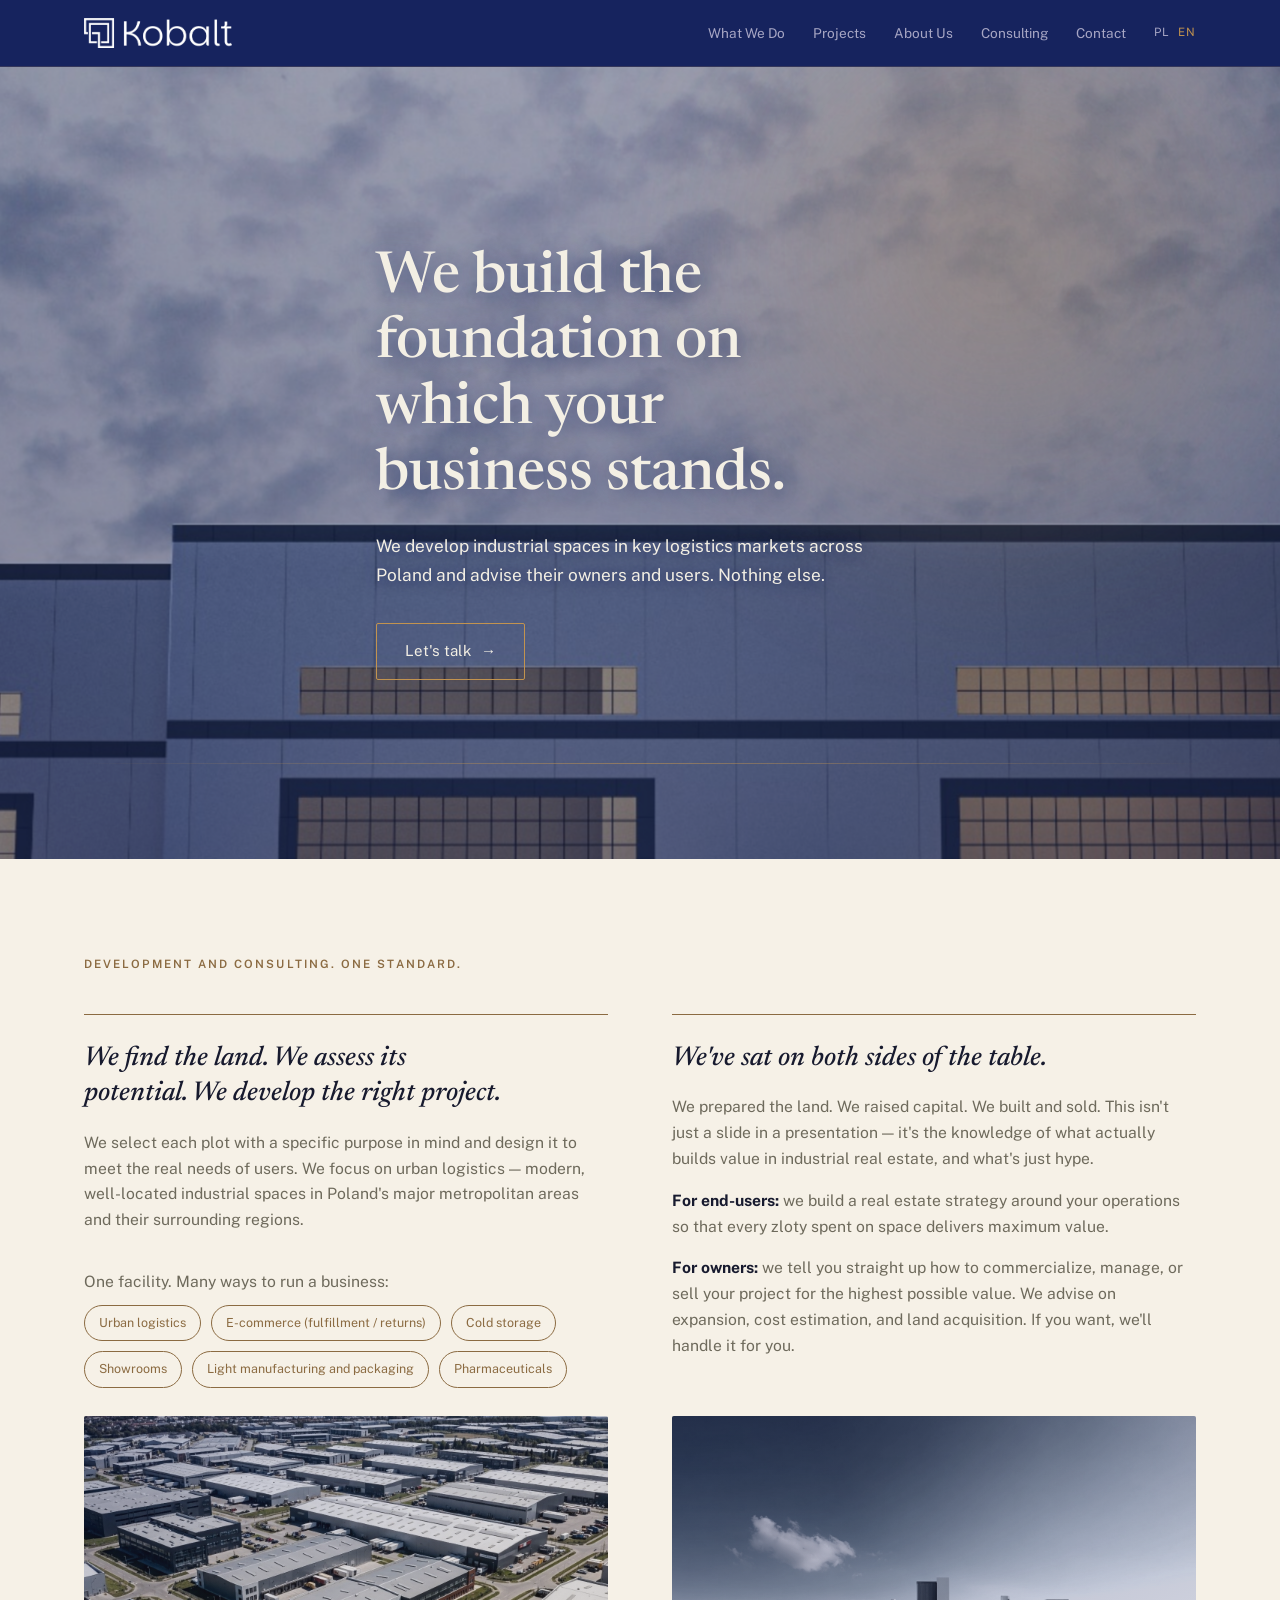
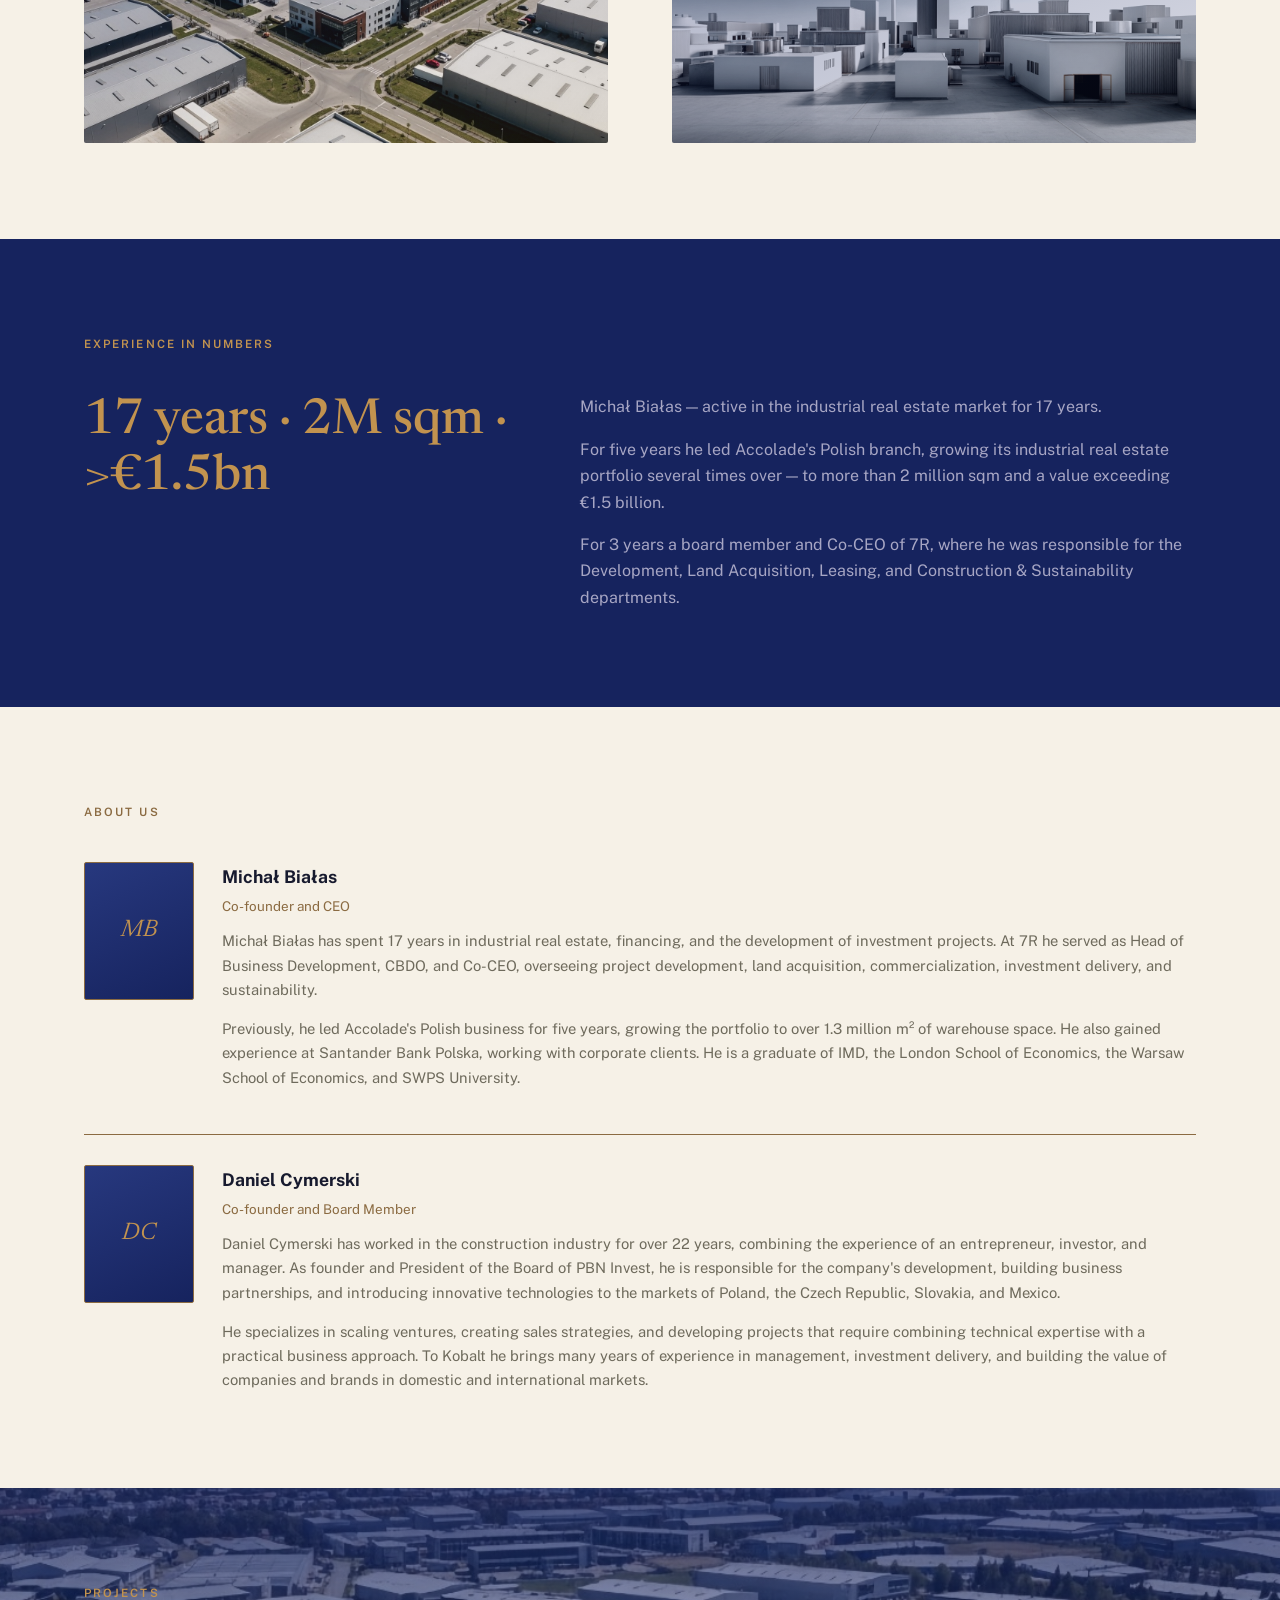
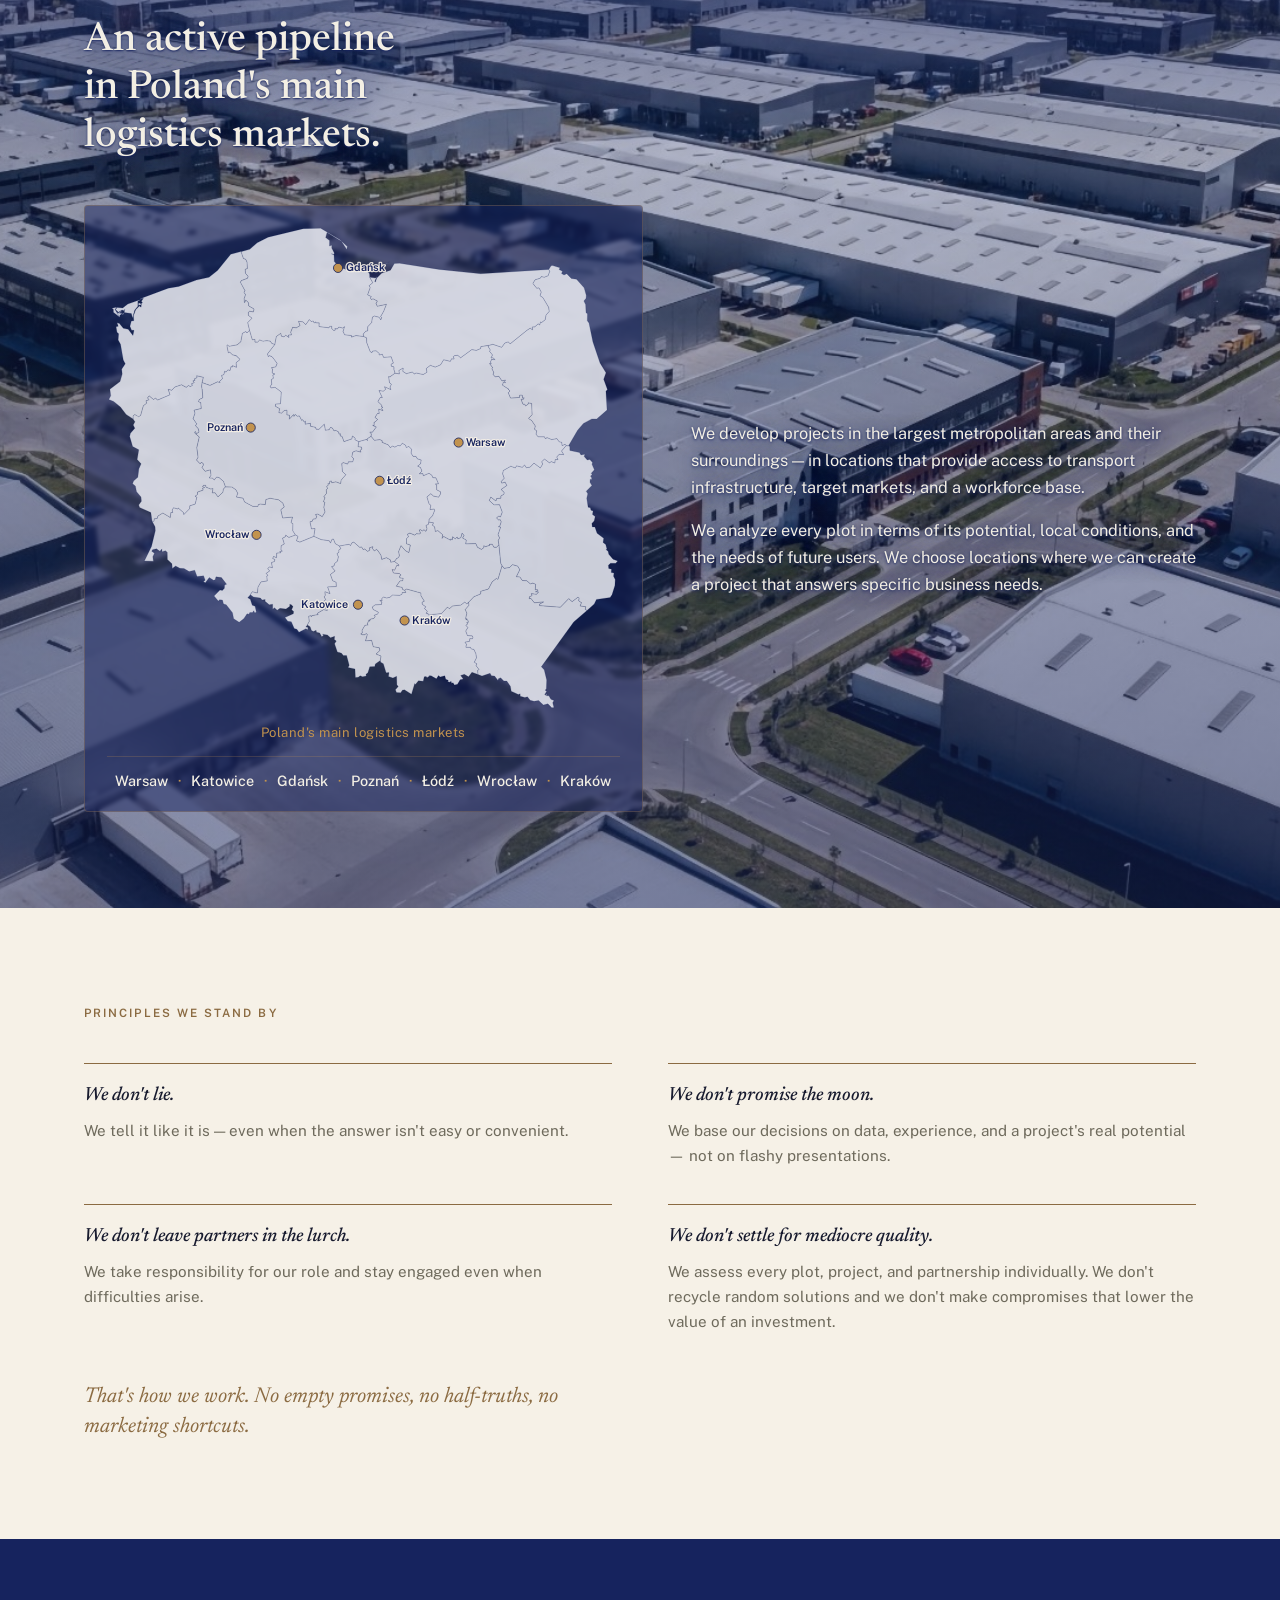
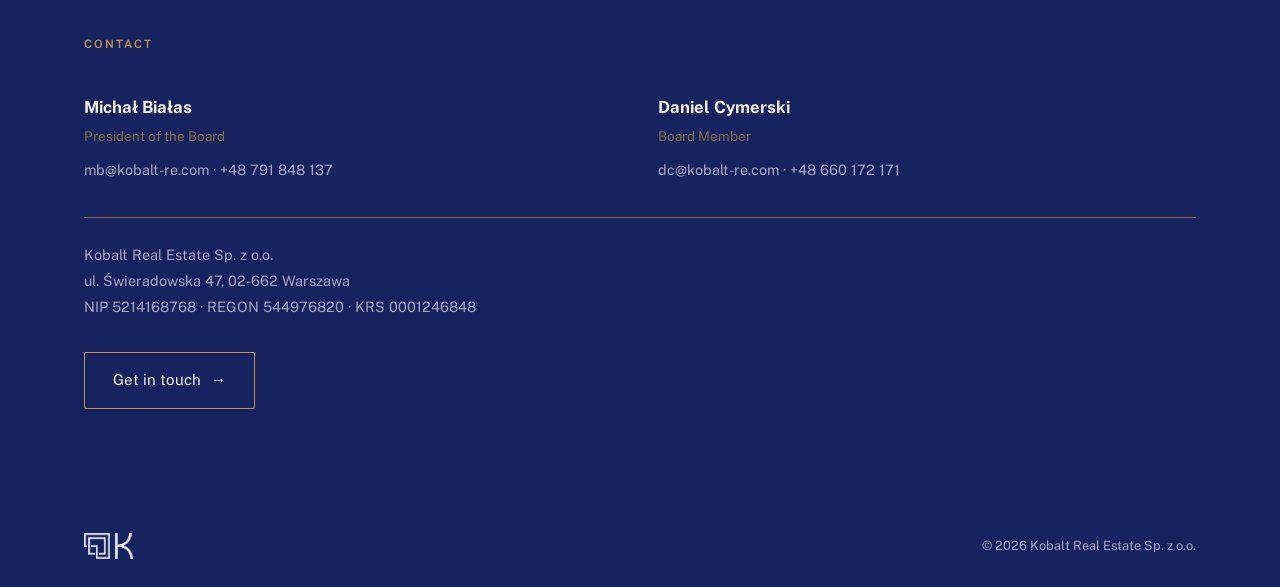
<file: en/index.html>
<!DOCTYPE html>
<html lang="en">
<head>
<meta charset="UTF-8">
<meta name="viewport" content="width=device-width, initial-scale=1.0">
<title>Kobalt Real Estate — industrial real estate and consulting</title>
<meta name="description" content="We develop industrial spaces in key logistics markets across Poland and advise their owners and users. Nothing else.">
<meta property="og:title" content="Kobalt Real Estate">
<meta property="og:description" content="We build the foundation on which your business stands.">
<meta property="og:type" content="website">
<meta property="og:image" content="../assets/img/sections/reserve-glass-twilight.jpg">
<meta property="og:locale" content="en_US">
<link rel="icon" type="image/png" href="../assets/img/favicon.png?v=2">
<link rel="apple-touch-icon" href="../assets/img/favicon.png?v=2">
<link rel="preconnect" href="https://fonts.googleapis.com">
<link rel="preconnect" href="https://fonts.gstatic.com" crossorigin>
<link href="https://fonts.googleapis.com/css2?family=Newsreader:ital,wght@0,400;0,500;0,600;1,500;1,600&family=Public+Sans:wght@400;500;600&display=swap" rel="stylesheet">
<link rel="stylesheet" href="../assets/css/style.css">
</head>
<body>
<a class="skip-link" href="#main">Skip to content</a>

<header class="site-header">
  <div class="wrap header-inner">
    <a href="#" class="brand" aria-label="Kobalt Real Estate — home"><img src="../assets/img/logo-kobalt-full.png" alt="Kobalt Real Estate" class="brand-logo brand-logo--full"></a>
    <button class="nav-toggle" aria-label="Open menu" aria-expanded="false" aria-controls="primary-nav">
      <span></span><span></span><span></span>
    </button>
    <nav id="primary-nav" class="primary-nav">
      <a href="#co-robimy">What We Do</a>
      <a href="#projekty">Projects</a>
      <a href="#kim-jestesmy">About Us</a>
      <a href="#doradztwo">Consulting</a>
      <a href="#kontakt">Contact</a>
      <span class="lang-switch">
        <a class="lang-link" href="../">PL</a>
        <span class="lang-active">EN</span>
      </span>
    </nav>
  </div>
</header>

<main id="main">

  <section id="hero" class="hero">
    <div class="hero-media"></div>
    <div class="hero-atmosphere" aria-hidden="true"><div class="glow"></div><div class="horizon"></div></div>
    <div class="wrap hero-content" data-stagger>
      <h1 data-reveal>We build the foundation on which your business stands.</h1>
      <p class="lead" data-reveal>We develop industrial spaces in key logistics markets across Poland and advise their owners and users. Nothing else.</p>
      <a href="#kontakt" class="btn" data-reveal>Let's talk <span aria-hidden="true">→</span></a>
    </div>
  </section>

  <section id="co-robimy" class="section section--light">
    <div class="wrap">
      <p class="eyebrow eyebrow--dark" data-reveal>Development and consulting. One standard.</p>
      <div class="cr-grid" data-stagger>
        <div class="cr-block" id="rozwoj" data-reveal>
          <h2>We find the land. We assess its potential. We develop the right project.</h2>
          <p>We select each plot with a specific purpose in mind and design it to meet the real needs of users. We focus on urban logistics — modern, well-located industrial spaces in Poland's major metropolitan areas and their surrounding regions.</p>
          <p class="pills-label">One facility. Many ways to run a business:</p>
          <ul class="pills">
            <li>Urban logistics</li>
            <li>E-commerce (fulfillment / returns)</li>
            <li>Cold storage</li>
            <li>Showrooms</li>
            <li>Light manufacturing and packaging</li>
            <li>Pharmaceuticals</li>
          </ul>
          <div class="cr-spacer" aria-hidden="true"></div>
          <figure class="section-photo">
            <img src="../assets/img/sections/development-corner-dusk.jpg" alt="A modern industrial facility at dusk" loading="lazy" width="1600" height="1000">
          </figure>
        </div>
        <div class="cr-block" id="doradztwo" data-reveal>
          <h2>We've sat on both sides of the table.</h2>
          <p>We prepared the land. We raised capital. We built and sold. This isn't just a slide in a presentation — it's the knowledge of what actually builds value in industrial real estate, and what's just hype.</p>
          <p><strong>For end-users:</strong> we build a real estate strategy around your operations so that every zloty spent on space delivers maximum value.</p>
          <p><strong>For owners:</strong> we tell you straight up how to commercialize, manage, or sell your project for the highest possible value. We advise on expansion, cost estimation, and land acquisition. If you want, we'll handle it for you.</p>
          <div class="cr-spacer" aria-hidden="true"></div>
          <figure class="section-photo section-photo--muted">
            <img src="../assets/img/sections/doradztwo-abstract.jpg" alt="" loading="lazy" width="1600" height="900">
          </figure>
        </div>
      </div>
    </div>
  </section>

  <section id="track-record" class="section section--dark">
    <div class="wrap">
      <p class="eyebrow" data-reveal>Experience in numbers</p>
      <div class="record" data-stagger>
        <span class="record-num" data-reveal>17 years · 2M sqm · &gt;€1.5bn</span>
        <div class="record-body" data-reveal>
          <p>Michał Białas — active in the industrial real estate market for 17 years.</p>
          <p>For five years he led Accolade's Polish branch, growing its industrial real estate portfolio several times over — to more than 2 million sqm and a value exceeding €1.5 billion.</p>
          <p>For 3 years a board member and Co-CEO of 7R, where he was responsible for the Development, Land Acquisition, Leasing, and Construction &amp; Sustainability departments.</p>
        </div>
      </div>
    </div>
  </section>

  <section id="kim-jestesmy" class="section section--light">
    <div class="wrap">
      <p class="eyebrow eyebrow--dark" data-reveal>About Us</p>
      <div class="team" data-stagger>
        <article class="person" data-reveal>
          <div class="avatar" aria-hidden="true">MB</div>
          <div class="person-body">
            <h3>Michał Białas</h3>
            <p class="role">Co-founder and CEO</p>
            <p>Michał Białas has spent 17 years in industrial real estate, financing, and the development of investment projects. At 7R he served as Head of Business Development, CBDO, and Co-CEO, overseeing project development, land acquisition, commercialization, investment delivery, and sustainability.</p>
            <p>Previously, he led Accolade's Polish business for five years, growing the portfolio to over 1.3 million m² of warehouse space. He also gained experience at Santander Bank Polska, working with corporate clients. He is a graduate of IMD, the London School of Economics, the Warsaw School of Economics, and SWPS University.</p>
          </div>
        </article>
        <article class="person" data-reveal>
          <div class="avatar" aria-hidden="true">DC</div>
          <div class="person-body">
            <h3>Daniel Cymerski</h3>
            <p class="role">Co-founder and Board Member</p>
            <p>Daniel Cymerski has worked in the construction industry for over 22 years, combining the experience of an entrepreneur, investor, and manager. As founder and President of the Board of PBN Invest, he is responsible for the company's development, building business partnerships, and introducing innovative technologies to the markets of Poland, the Czech Republic, Slovakia, and Mexico.</p>
            <p>He specializes in scaling ventures, creating sales strategies, and developing projects that require combining technical expertise with a practical business approach. To Kobalt he brings many years of experience in management, investment delivery, and building the value of companies and brands in domestic and international markets.</p>
          </div>
        </article>
      </div>
    </div>
  </section>

  <section id="projekty" class="section section--dark projects">
    <div class="projects-bg" aria-hidden="true"></div>
    <div class="wrap projects-inner">
      <p class="eyebrow" data-reveal>Projects</p>
      <h2 class="projects-title" data-reveal>An active pipeline in Poland's main logistics markets.</h2>
      <div class="projects-grid" data-stagger>
        <figure class="map-panel" data-reveal>
<svg class="pl-map" viewBox="0 0 612.75696 577.23169" role="img" aria-label="Map of Poland with voivodeships and key logistics markets"><g class="pl-voivs"><path class="voiv" d="m 52.276011,352.46195 2.36,0.07 0.29,-2.89 3.6,-0.4 0.81,-2.95 5.95,-3.59 8.96,5.37 0.66,-5.96 2.23,0.06 -0.66,-3.08 1.68,-2.79 5.32,1.61 0.33,-1.34 6.37,5.62 0.42,2.27 6.84,-6.97 0.26,-3.5 6.409999,-1.97 2.07,-8.32 -2.23,-1.11 2.96,-2.13 0.13,-2.99 6.71,-2.31 -0.76,-2.31 2.48,-0.73 -2.53,-1.2 1.22,-1.55 2.67,0.08 0.36,2.13 5.87,2.22 2.69,-0.54 -0.96,5.24 3.32,-0.21 3.49,5.01 5.85,-5.43 0.62,-3.94 2.56,-2.63 0,0 7.73,0.08 4.86,3.32 2.2,4.22 -1.49,4.67 7.83,1.25 1.9,4.56 10.1,5.38 5.92,-0.05 0.27,-2.03 2.64,-0.87 5.91,0.79 0.68,-6.08 5.02,-1.64 10.41,1.97 5.35,4.14 0,0 0,0.8 0,0 1.44,3.67 -4.13,3.22 2.18,9.91 11.94,-1.04 -1.79,6.74 2.22,1.2 -0.2,8.44 3.25,5.27 0,0 -8,3.01 -3.76,-2.77 -0.6,2.09 -3.19,1.38 2.15,6.94 -3.75,2.19 -0.28,4.57 1.61,2.08 -3.09,0.28 1.34,1.64 -5.02,0.39 -0.22,5.53 -3.59,-1.48 -0.97,2.42 2.74,1.09 -0.8,2.64 -3.4,1.14 1.16,6.23 -3.82,-0.98 -1.87,2.24 2.32,2.52 -4.26,3.04 2.21,2.27 -1.4,0.85 0.59,5.94 -7.62,1.15 -3.49,6.22 -0.78,7.23 -6.06,-1.5 0,0 -0.28,0.19 0,0 -2.18,3.2 0,0 -3.14,3.82 3.09,1.75 2.31,7.05 3.41,1.25 1.51,6.94 -1.77,1.23 -1.37,-2.71 -1.31,2.13 -3.41,-0.07 -1,2.22 -2.29,-0.67 -3.75,5.85 -5.71,4.4 -6.63,-4.2 -1.45,-7.41 -7.49,-9.49 -3.22,-0.75 -1.35,-4.81 -3.44,-0.33 -1.54,1.51 -5.1,-6.22 7.11,-7.13 2.92,0.49 2.44,-2.56 0.23,-3.88 2.43,-0.97 -6.22,-8 -6.61,-0.88 -0.97,3.55 -1.92,0.65 -5.15,-3.4 -4.76,6.18 -2.31,-1.41 2.15,-1.6 -1.93,-5.2 -7.87,0.94 -2.8,-7.76 -6.689999,1.75 -6.18,-3.78 -4.9,-0.12 -5.22,-2.92 -3.95,2.95 -0.42,-5.63 -5.48,-5.21 -0.17,-8.62 -2.19,-1.9 -4.1,1.22 -0.14,-3.26 -2.42,2.89 -4.16,-3.17 -4.64,1.15 -1.03,1.98 3.27,2.25 -1.98,4.27 0.75,5.41 -10.88,-0.4 8.56,-17.45 4.6,-18.8 -0.3,-4.7 z"/><path class="voiv" d="m 199.87601,140.08195 1.83,-9.57 5.46,-4.05 0.85,3.64 3.03,0.68 2.05,-1.87 3.9,2.64 -0.92,-2.94 3.92,-0.19 -1.01,-2.98 2.33,-5.97 4.47,0.44 4.5,-2.56 -1.95,-5.15 5.3,0.52 3.58,3.4 4.24,-6.08 2.35,2.49 2.43,-0.85 1.08,2.42 1.93,-1.27 0,0 0,1.09 0,0 4.17,0.14 -0.25,4.37 11.97,1.53 0.72,-1.66 2.74,-0.19 -0.25,2.46 2.4,2.61 1.91,-0.44 -0.5,-1.86 3.18,0.39 1.55,-2.22 4.72,1.15 2.33,-1.62 -1.82,5.83 1.84,3.84 8.36,1.09 -0.17,1.82 5.48,-1.92 9.22,1.2 0,0 3.42,1.53 0.28,5.8 4.19,10.88 1.9,1.37 0.83,-2.1 4.3,-0.39 3.84,3.26 -0.16,1.82 3.93,-0.77 1.43,3.71 9.13,-0.77 2.7,7.66 -2.77,1.38 0.29,2.41 3.16,0.74 0.09,2.4 0,0 -0.32,0 0,0 1.48,5.21 0,0 -4.22,3.12 0,0 -0.45,-0.15 0,0 -1.11,1.69 -1.89,-0.54 1.07,7.46 2.27,1.7 -1.61,3.42 1.01,3.19 -7.65,-3.48 1.35,3.04 -2.97,2.43 -5.12,-0.99 4.13,8.54 -2.49,-0.21 -2.91,4.85 4.89,4.66 -0.46,2.02 1.61,-0.07 -1.48,1.76 1.61,2.67 -5.15,-1.79 0.58,5.09 -2.17,0.17 -2.86,4.6 3.21,2.54 -3.48,3.17 0,0 -0.81,0.01 0,0 -0.04,4.17 -1.7,-0.24 4.41,1.75 -4.7,6.35 -3.15,0.02 1.51,1.72 0,0 0.35,0.57 0,0 -0.36,2.69 0,0 -4.88,3.23 0.63,2.24 -1.23,-1.7 -9.39,2.67 0,0 -4.71,-2.34 0.38,-1.91 -3.27,-2.46 -0.58,3.36 -9.64,3.32 -2.37,-6.42 -2.19,-0.22 0.22,-2.84 -1.61,0.63 -0.5,-2.83 -3.43,-1.75 -1.99,0.55 -2.27,-3.59 -2.02,-0.55 -1.61,2.8 -4.62,0.62 -1.24,-7.26 -6.52,6.11 -3.45,-0.19 -0.49,-2.18 -6.33,-1.47 0.19,-3.36 -6.57,0.94 0.48,-3.47 -1.32,1.09 -1.97,-2.95 -1.19,1.01 -2.85,-5.62 -2.3,0.55 -2.78,-2.16 -1.38,2.32 -0.41,-2.3 -5.16,5.62 0.17,-4.76 -3.14,-0.43 0.09,-5.63 -3.23,0.43 -3.4,3.25 -3.18,-0.86 0.96,-4.72 -5.05,-2.8 0.33,-2.92 5.78,-0.32 0.9,-14.06 -7.48,-5.57 -4.81,0.91 -0.9,-2.18 1.48,-2.16 0,0 0.3,-0.06 0,0 -0.44,-5.92 2.35,-1.44 -0.65,-3.96 2.39,-1.2 -3.22,-1.31 0.64,-4.69 -1.64,-1.48 5.51,-1.26 1.48,-4.09 -6.04,-8.07 -3.49,-1.17 -0.9,1.44 -1.19,-3.46 z"/><path class="voiv" d="m 315.78601,250.51195 3.94,4.72 6.65,-0.82 2.87,1.52 -0.23,1.81 7.31,2.92 2.55,3.47 2.55,-1.99 2.86,1.32 3.69,-2.05 2.77,0.47 2.56,-3.17 4.13,2.61 0.57,2.52 3.18,-1.22 3.26,3.31 -0.49,4.82 2.26,3.84 3.6,0.15 1.63,2.81 4.61,1.35 -0.76,4.71 -3.43,2.73 3.34,1.72 1.26,2.84 0.3,1.69 -2.92,2.86 4.27,-0.08 0.47,2.42 6.81,-2.88 3.52,2.33 1.09,2.92 3.7,0.19 3.22,7.31 -3.81,0.33 1.45,0.7 0.12,6.15 4.6,2.23 0.01,2.82 -2.31,3.88 -6.18,-1.32 -3.23,-2.86 -4.62,3.78 2.61,8.5 2.14,1.57 -1.07,5.22 5,-0.89 0.53,2.18 -2.46,6.05 -4.01,4.17 -0.42,3.54 0,0 -0.86,3.01 -2.62,0.97 1.29,3.99 -1.37,3.19 -2.38,-2.01 -1.72,1.63 -2.68,-1.75 -1.09,0.34 1.37,4 -1.44,0.99 -3.7,-0.35 -1.59,1.72 -6.12,-2.44 -2.87,1.24 1.31,3.06 -2.52,2.32 0.1,6.09 4.67,1.46 -1.79,9.23 -4.2,-2.17 -5.25,-6.14 -2.9,7.07 0.88,4.34 0,0 0,0.97 0,0 -0.85,1.4 0,0 -0.09,-0.01 0,0 -1.03,1.08 0,0 -0.47,0.35 0,0 -1.04,0.12 0,0 0.08,0.24 0,0 -2.44,3.36 0,0 -4.57,1.09 -0.37,-3 -4.86,-2.51 -5.58,1.98 -1.1,-5.22 -4.06,-5.92 -1.29,-0.84 -2.4,1.91 -2.43,-2.97 0.52,-2.22 -3.89,1.28 0.41,2.73 -2.69,1.64 -3.63,-2.94 -1.73,0.77 -2.06,-3.24 -2.02,0.58 -7.17,-6.17 -1.98,0.33 -2.18,3.72 -1.56,-1.57 -11.66,2.08 0,0 -5,-2.85 -2.15,-5.46 -1.74,0.23 -1.84,4.53 -1.49,-2.78 -9.74,-1.43 -8.89,-3.93 0,0 1.47,-9.43 -4.28,0.57 -1.86,-8.75 2.76,-0.51 1.08,-2.78 3.43,-0.38 0.77,-2.92 -1.44,-1.97 2.8,-0.79 5.41,3.16 3.35,-5.51 -1.46,-5.68 1.25,-6.02 -1.76,-0.68 2.03,-4.95 -1.71,-0.74 3.53,-4.5 -0.43,-4 1.63,-1.67 -1.16,-2.54 1.89,-1.29 -0.29,-2.15 1.91,0.46 0.19,-3.06 1.84,-0.61 0.76,2.23 4.83,-1.17 5.7,2.14 0.56,-3.98 5.68,-6.71 -4.06,-3.75 -0.82,-9.57 1.92,-1.18 5.19,1.77 0.87,-2.7 5.27,-0.13 1.01,-3.89 -2.17,-2 1.21,-5.72 3.96,-1.58 5.84,1.63 -1.06,-2.12 2.03,-1.37 -0.29,-2.44 -4.26,-0.55 0.99,-6.05 0,0 9.39,-2.67 1.23,1.7 -0.63,-2.24 z"/><path class="voiv" d="m 550.36601,261.67195 2.86,0.17 0,0 1.46,0.79 0.1,4.9 11.53,2.55 1.83,2.78 4.67,-0.67 -0.83,2.65 3.72,4.2 3.05,-0.69 3.27,3.66 -0.6,2.22 2.81,6.59 -3.78,4.21 1.15,1.57 -2.02,1.61 1.59,2.39 -0.48,2.01 -1.46,-0.42 -0.28,3.52 2.34,3.97 -6.83,7 1.89,2.99 -1.29,5.36 1.69,10.73 2.69,0.57 0.69,3.1 2.62,0.78 -0.8,4.2 3.23,2.6 -1.08,4.96 -2.89,3.47 0.55,4.01 3.12,0 2.6,7.58 7.99,6.12 -0.77,4.96 3.17,2.5 1.55,5.73 -1.32,0.41 2.65,1.97 0.85,3.76 5.06,5.73 5.67,2.24 -2.44,2.8 -6.26,-0.16 -2.53,2.62 0.37,3.75 3.37,0.92 -0.35,4.04 3.31,0.34 -0.51,3.97 2.02,4.11 -0.36,7.12 -3.51,11.18 -2.23,3.25 -16.49,2.25 -2.61,5.42 -8.72,7.86 0,0 -2.14,-1.19 0.63,-3.27 -6.87,-0.81 1.7,-4.27 0,0 -0.44,0 0,0 -2.96,-2.01 0.55,-3.51 -1.74,-0.54 -6.57,5.05 -4.19,-3.61 -9.98,10.38 -25.03,-1.99 0.03,-1.87 4.7,-2.6 -11,1.12 -4.15,-5.32 -2.23,0.38 0.64,-2.6 2.89,-1.11 -0.83,-2.59 6.08,0.83 2.6,-2.46 -3.85,-0.46 3.04,-1.03 -0.38,-1.39 -2.82,0.12 0.53,-6.62 -3.37,-1.46 -2.94,0.98 -4.24,-3.72 -5.5,-0.48 -2.96,-4.18 -4.26,-0.19 4.14,-8.58 -2.28,-4.17 -6.41,-1.89 -3.31,3.39 -6.7,1.1 -2.6,-3.2 0,0 -1.59,-2.93 -2.16,-21.93 0,0 -0.84,-5.52 1.62,-3.1 -1.88,-3.9 3.15,-9.16 -2.81,-0.34 1.8,-0.82 1.71,-5.09 -1.21,-2.6 -1.58,0.57 -2.84,-2.46 2.6,-2.61 2.24,1.01 2.03,-5.63 -3.28,-8.78 -6.52,0.12 -5.83,-5.35 1.89,-4.09 6.24,4.7 0.69,-2.84 5.16,-0.55 -0.02,-2.62 3.69,-2.19 0.3,-2.08 -3.7,-3.64 6.85,-4.6 -1.96,-4.03 -3.96,1.16 -0.82,-1.91 3.63,-4.06 -1.95,-5.24 0.82,-3.95 9.16,-5.33 5.32,2.11 1.53,-2.48 6.89,1.67 2.83,-2.8 2.04,3.39 4.59,-0.7 4.63,-4.85 7.61,5.78 2.84,-4.66 -1.28,-2.71 3.45,-3.3 5.93,4.43 2.38,-1.31 4.06,1.64 0.44,-4.1 3.4,-0.03 -1.57,-2.93 3.03,-3.41 5.4,0.38 -2.64,-4.26 z"/><path class="voiv" d="m 29.506011,229.60195 -0.07,-3.59 2.09,-1.77 4.71,2.56 2.27,-1.43 3.25,-11.53 3.98,-3.2 -0.79,-3.01 3.89,-1.21 -2.05,-1.91 2.03,-2.75 5.28,4.37 2.56,-1.8 2.21,2.53 14.95,-6.38 -2.16,-6.48 4.55,1.01 3.33,-3.79 8.18,-2.82 5.7,3.18 2.63,-2.22 2.41,1.22 2.289999,-1.28 -0.979999,-2.08 3.249999,-1.31 -1.68,-2.15 2.51,-0.51 -0.53,-1.96 3.09,-1.37 -0.42,-2.36 8.12,1.94 -1.5,6.34 0,0 -0.6,4.16 0,0 0,0.34 0,0 0.47,3.08 0,0 0.17,0.12 0,0 0.79,10.74 -4.27,2.06 -0.82,2.47 2.6,1.13 0.64,7.19 -8.67,2.02 1.16,3.4 -2.25,6.75 4.27,6.14 -1.43,2.48 3.21,3.2 1.03,4.35 -3.1,1.99 -1.39,-2.71 -0.78,1.75 5.55,4.78 -2.96,12.84 1.53,11.54 -1.85,3.41 4.27,4.48 1.28,-1.71 2.25,1.04 0.53,2.27 -1.83,2.56 3.65,4.84 6.41,-1.85 0.88,6.68 -2.21,3.12 3.68,0.2 2.39,2.16 2.75,-3.51 3,0.8 5.46,4.6 2.21,6.55 0,0 -2.56,2.63 -0.62,3.94 -5.85,5.43 -3.49,-5.01 -3.32,0.21 0.96,-5.24 -2.69,0.54 -5.87,-2.22 -0.36,-2.13 -2.67,-0.08 -1.22,1.55 2.53,1.2 -2.48,0.73 0.76,2.31 -6.71,2.31 -0.13,2.99 -2.96,2.13 2.23,1.11 -2.07,8.32 -6.409999,1.97 -0.26,3.5 -6.84,6.97 -0.42,-2.27 -6.37,-5.62 -0.33,1.34 -5.32,-1.61 -1.68,2.79 0.66,3.08 -2.23,-0.06 -0.66,5.96 -8.96,-5.37 -5.95,3.59 -0.81,2.95 -3.6,0.4 -0.29,2.89 -2.36,-0.07 0,0 -1.36,-10.33 -13.52,-5.97 -1.12,-3.07 3.26,-4.4 -0.46,-5.18 -5.39,-6.45 -1.4,-6.86 -3.35,-2.52 1.16,-3.39 5.16,-4.55 1.18,-10.01 2.73,-6.1 -4.72,-5.15 1.96,-11.94 -7.41,-3.73 -3.55,-12.06 0.91,-3.83 5.26,-6.14 -1.91,-3.88 2.08,-3.85 z"/><path class="voiv" d="m 356.06601,435.48195 2.32,-1.39 17.38,4.79 0.03,3.39 4.08,6.48 -2.68,1.19 0.18,2.55 4.23,3.07 -1.57,2.02 3.45,3.27 -1.37,2.56 2.2,0.26 0.28,1.66 15.9,-1.88 6.83,-7.39 2.82,1.54 3.53,-3.16 10.05,-1.02 4.65,-3.64 2.57,2.35 1.98,-2.37 0,0 0.6,3.86 -4.45,5.21 1.88,4.38 -1.48,6.53 1.96,0.55 -1.77,0.41 2.55,0.67 0.59,2.74 -2,0.47 1.23,1.53 -2.31,1.72 2.51,2.64 -2.59,4.18 1.95,5.39 5.76,0.43 0.99,2.02 -0.8,1.56 -3.06,-0.17 -0.17,3.14 -5.62,1.18 1.86,2.34 -0.76,3.61 5.45,0.14 1.11,1.95 3.01,0.42 2.49,5.29 0.73,4.96 -2.6,5.24 2.94,1.87 -0.85,2.37 3.71,4.71 -1.83,0.87 0.45,4.9 0,0 -7.4,-2.54 -4.02,5.46 -5.12,-3.07 -4.42,1.34 3.15,4.25 -3.79,1 -3.13,5.24 -3.72,1.01 -1.58,-2.74 -1.83,0.64 -0.59,-2.54 -1.67,1.25 -2.4,-0.9 0.75,-1.33 -3.07,-1.2 -1.18,-4.26 -5.63,1.41 -1.92,-1.6 -2.54,3.9 -6.37,-3.66 -2.46,-0.15 0.09,1.92 -0.9,-0.98 -1.56,1.51 -1.13,-1.59 -2.31,0.39 -1.22,5.56 -5.7,-0.73 -3.71,4.45 -0.8,-1.05 -3.9,12.69 -8.49,-5.17 -2.57,0.42 -1.82,3.11 -5.13,-0.21 -1.31,-3.36 3.43,-3.97 -1.68,-2.09 -0.28,-10.18 -4.45,2.16 -5.35,-2.04 0.66,-4.6 -3.52,0.23 -3.34,-10.96 -3.18,-1.62 -0.52,-2.16 0,0 0.83,-5.29 -5.96,-2.43 4.61,-4.34 -0.67,-3.22 -7.27,-1.17 -1.98,-7.72 -7.39,0.61 2.21,-7.79 -1.13,-0.97 -2.23,1.42 0,0 -0.65,0 0,0 -1.08,0.04 0,0 -0.75,0 0,0 -2.15,-1.08 1.89,-1.2 -0.23,-3.31 3.47,-5.84 3.88,-0.63 -1.19,-0.87 2.33,-5.28 0,0 0.33,0 0,0 0.28,1.89 1.06,-2.8 4.11,-0.58 1.53,-2.17 -1.32,-1.61 4.43,-1.7 0.68,-2.13 -6.2,-3.1 -1.07,-3.04 3.41,-2.68 7.6,-0.39 0.44,-3 -2.47,-1.87 0,0 0.32,-0.1 0,0 2.51,0.58 -0.5,-2.62 2.08,-1.98 3.86,1.09 3.98,-0.73 3.14,-2.89 8.56,0.53 2.84,-1.39 0.08,-1.89 4.39,-0.14 z"/><path class="voiv" d="m 344.56601,174.58195 5.17,0.78 -0.66,-3.99 5.11,-3.02 0,0 0.28,0.55 0,0 -0.55,3.45 4.17,2.77 7.24,-1.96 2.42,2.23 2.19,-1.07 8.52,1.78 4.34,-2.57 -0.66,-4.69 4.84,-3.75 5.94,2.12 6.32,-2.68 3.76,-6.22 8.07,2.02 1.32,-3.05 3.18,0.23 -0.99,-2.79 1.62,-1.3 3.81,-0.35 3.43,2.92 13.48,-9.88 5.34,1.04 5.13,-2.12 0.3,-2.38 8.99,-1.55 0,0 0.34,1.5 0,0 -0.46,0 0,0 2.6,3.99 -0.82,1.85 3.52,4.22 -1.89,3.64 2.38,-0.38 2.71,2.4 -4.16,-0.07 0,0 0.04,-0.41 0,0 -1.57,3.19 0.96,2.36 -2.06,-0.37 3.87,5.18 -1.13,0.7 2.21,4.43 -0.59,2.79 2.31,2.78 4.51,-0.55 3.63,5.47 4.44,-1.07 0,0 -1.09,1.59 0,0 1.08,1.71 -2.57,-0.71 -1.08,3.62 7.24,4.73 0,0 -0.52,0 0,0 2.29,2.28 -2.12,2.14 2.77,6.37 10.71,-0.79 0.26,-2.86 3.03,0.13 0.5,3.61 1.9,-0.41 -0.86,1.84 -2.85,0.06 2.22,5.9 2.21,-0.21 0.82,2.18 3.28,-2.16 -0.13,-1.62 4.3,0.81 0.56,13.51 -4.29,4.49 3.93,2.74 4.22,6.38 -0.94,3.97 2.54,1.82 -0.68,4.07 2.28,3.01 7.72,0.08 1.39,2.7 1.4,-1.88 5.95,2.54 6.2,-1.18 2.78,3.78 3.07,0.67 0.52,3.99 3.54,-1.63 1.27,1.65 0,0 -5.68,6.55 2.64,4.26 -5.4,-0.38 -3.03,3.41 1.57,2.93 -3.4,0.03 -0.44,4.1 -4.06,-1.64 -2.38,1.31 -5.93,-4.43 -3.45,3.3 1.28,2.71 -2.84,4.66 -7.61,-5.78 -4.63,4.85 -4.59,0.7 -2.04,-3.39 -2.83,2.8 -6.89,-1.67 -1.53,2.48 -5.32,-2.11 -9.16,5.33 -0.82,3.95 1.95,5.24 -3.63,4.06 0.82,1.91 3.96,-1.16 1.96,4.03 -6.85,4.6 3.7,3.64 -0.3,2.08 -3.69,2.19 0.02,2.62 -5.16,0.55 -0.69,2.84 -6.24,-4.7 -1.89,4.09 5.83,5.35 6.52,-0.12 3.28,8.78 -2.03,5.63 -2.24,-1.01 -2.6,2.61 2.84,2.46 1.58,-0.57 1.21,2.6 -1.71,5.09 -1.8,0.82 2.81,0.34 -3.15,9.16 1.88,3.9 -1.62,3.1 0.84,5.52 0,0 -3.19,2.84 -2.82,-0.24 -2,-3.52 -3.88,0.16 1.13,1.08 -5.27,1.57 -2.09,-0.94 0.3,1.95 -3.14,2.39 -4.93,-2.72 -1.9,-4.32 -12.16,0.44 0.67,-4.69 -4.45,-2.44 1.75,-3.16 -2.23,-2.67 -1.48,5.52 -3.68,1.22 -0.81,-2.07 -2.28,2.13 -3.16,-2.51 -0.23,3.47 -2.01,-0.78 -0.07,1.58 -8.5,-4.46 -1.94,2.18 0.71,-4.43 -5.65,-4.89 -3.19,0.98 -0.91,-5.65 -2.62,-1.86 1.31,-2.9 -5.43,-0.84 0,0 0.42,-3.54 4.01,-4.17 2.46,-6.05 -0.53,-2.18 -5,0.89 1.07,-5.22 -2.14,-1.57 -2.61,-8.5 4.62,-3.78 3.23,2.86 6.18,1.32 2.31,-3.88 -0.01,-2.82 -4.6,-2.23 -0.12,-6.15 -1.45,-0.7 3.81,-0.33 -3.22,-7.31 -3.7,-0.19 -1.09,-2.92 -3.52,-2.33 -6.81,2.88 -0.47,-2.42 -4.27,0.08 2.92,-2.86 -0.3,-1.69 -1.26,-2.84 -3.34,-1.72 3.43,-2.73 0.76,-4.71 -4.61,-1.35 -1.63,-2.81 -3.6,-0.15 -2.26,-3.84 0.49,-4.82 -3.26,-3.31 -3.18,1.22 -0.57,-2.52 -4.13,-2.61 -2.56,3.17 -2.77,-0.47 -3.69,2.05 -2.86,-1.32 -2.55,1.99 -2.55,-3.47 -7.31,-2.92 0.23,-1.81 -2.87,-1.52 -6.65,0.82 -3.94,-4.72 0,0 0.36,-2.69 0,0 -0.35,-0.57 0,0 -1.51,-1.72 3.15,-0.02 4.7,-6.35 -4.41,-1.75 1.7,0.24 0.04,-4.17 0,0 0.81,-0.01 0,0 3.48,-3.17 -3.21,-2.54 2.86,-4.6 2.17,-0.17 -0.58,-5.09 5.15,1.79 -1.61,-2.67 1.48,-1.76 -1.61,0.07 0.46,-2.02 -4.89,-4.66 2.91,-4.85 2.49,0.21 -4.13,-8.54 5.12,0.99 2.97,-2.43 -1.35,-3.04 7.65,3.48 -1.01,-3.19 1.61,-3.42 -2.27,-1.7 -1.07,-7.46 1.89,0.54 1.11,-1.69 0,0 0.45,0.15 0,0 z"/><path class="voiv" d="m 224.86601,369.22195 3.1,1.56 -1.85,5.38 3.97,1.51 16.72,-6.84 0,0 8.89,3.93 9.74,1.43 1.49,2.78 1.84,-4.53 1.74,-0.23 2.15,5.46 5,2.85 0,0 1.83,3.3 -2.43,1.24 0.07,2.92 -2.33,1.66 1.76,3.74 -1.33,5.48 -3.27,2.59 -0.74,3.07 -2.98,0.74 4.31,5.19 -5.64,4.2 2.72,7.49 4.11,1.78 0.3,5.28 -10.44,0.47 2.85,8.15 -6.23,-2.36 0.52,4.23 -1.46,2.03 1.82,2.87 -2.21,3.08 2.93,3.13 -0.74,4.62 1.73,0.27 0.29,2.33 -4.52,-0.98 -7.12,4.12 0.42,1.78 0,0 0.38,-0.03 0,0 -7.82,1.35 -0.66,1.4 -0.56,-1.37 -2.4,0.59 0.66,6.23 -2.38,4.24 0,0 -1.82,2.57 2.44,0.21 0.05,2.96 -2.48,-1.27 -8.25,4.33 -2.53,-3.62 -3.16,-0.9 -3.54,-8.13 -4.17,-0.5 -3.49,-4.56 10.1,-4.5 0.39,-2.82 -2.42,-2 1.67,-4.03 -2.1,-2.04 -1.87,-0.66 0.06,2.57 -4.54,3.3 -7.23,-0.85 -3.38,2.21 -3.29,-2.97 -2.06,1.76 -0.13,-6.07 -4.05,0.83 -5.06,-4.29 0.16,-2.05 -3.68,0.46 -2.04,-2.29 -8.27,-1.27 -3.85,-2.77 0,0 2.18,-3.2 0,0 0.28,-0.19 0,0 6.06,1.5 0.78,-7.23 3.49,-6.22 7.62,-1.15 -0.59,-5.94 1.4,-0.85 -2.21,-2.27 4.26,-3.04 -2.32,-2.52 1.87,-2.24 3.82,0.98 -1.16,-6.23 3.4,-1.14 0.8,-2.64 -2.74,-1.09 0.97,-2.42 3.59,1.48 0.22,-5.53 5.02,-0.39 -1.34,-1.64 3.09,-0.28 -1.61,-2.08 0.28,-4.57 3.75,-2.19 -2.15,-6.94 3.19,-1.38 0.6,-2.09 3.76,2.77 z"/><path class="voiv" d="m 473.17601,406.15195 2.6,3.2 6.7,-1.1 3.31,-3.39 6.41,1.89 2.28,4.17 -4.14,8.58 4.26,0.19 2.96,4.18 5.5,0.48 4.24,3.72 2.94,-0.98 3.37,1.46 -0.53,6.62 2.82,-0.12 0.38,1.39 -3.04,1.03 3.85,0.46 -2.6,2.46 -6.08,-0.83 0.83,2.59 -2.89,1.11 -0.64,2.6 2.23,-0.38 4.15,5.32 11,-1.12 -4.7,2.6 -0.03,1.87 25.03,1.99 9.98,-10.38 4.19,3.61 6.57,-5.05 1.74,0.54 -0.55,3.51 2.96,2.01 0,0 0.44,0 0,0 -1.7,4.27 6.87,0.81 -0.63,3.27 2.14,1.19 0,0 -16.02,13.82 -38.94,54.02 3.49,3.42 2.98,12.33 -0.4,10.64 -1.51,1.59 1.95,1.42 -2.4,3.75 0.7,0.98 2.23,-1.67 -1,2.22 3.05,0.08 2.46,4.27 3.66,1.43 -1.49,2.77 1.48,5.49 -2.6,0.48 -4.7,-4.72 -5.39,1.29 -5.75,-5.31 -5.42,1.01 -4.69,-1.25 -3.34,-4.2 -2.99,0.82 -5.65,-1.62 -0.13,-2.83 -2.1,0.81 -8.6,-3.95 -1.01,-5.81 -4.3,-6.32 -3.61,-0.21 -3.81,-3.82 -2.69,1.17 -0.45,2.25 -4.13,-5.43 -3.83,-0.44 -1.62,-2.89 -9.7,3.21 -4.72,-1.85 0,0 -0.45,-4.9 1.83,-0.87 -3.71,-4.71 0.85,-2.37 -2.94,-1.87 2.6,-5.24 -0.73,-4.96 -2.49,-5.29 -3.01,-0.42 -1.11,-1.95 -5.45,-0.14 0.76,-3.61 -1.86,-2.34 5.62,-1.18 0.17,-3.14 3.06,0.17 0.8,-1.56 -0.99,-2.02 -5.76,-0.43 -1.95,-5.39 2.59,-4.18 -2.51,-2.64 2.31,-1.72 -1.23,-1.53 2,-0.47 -0.59,-2.74 -2.55,-0.67 1.77,-0.41 -1.96,-0.55 1.48,-6.53 -1.88,-4.38 4.45,-5.21 -0.6,-3.86 0,0 0.25,-0.03 0,0 0.5,-0.36 0,0 5.64,-6.07 8.13,-3.3 0.16,-3.32 9.16,-2.47 4.51,-8.66 5.09,-4.19 1.91,1.04 z"/><path class="voiv" d="m 534.05601,45.131946 8.8,2.7 -1.01,2.15 4.06,1.89 -1.12,2.89 2.98,1.81 3.27,-1.68 5.5,5.73 6.29,0.99 9.11,10.32 2.54,9.03 -0.2,3.57 -2.62,3.3 2.07,4.23 0.5,9.920004 1.71,1.11 -0.2,8.45 2.03,2.72 4.75,22.82 8.54,25.37 7.17,11.69 -2.78,7.74 4.52,12.33 -1.82,2.12 1.34,22.66 -12.42,10.6 -5.88,0.03 -10.11,5.33 -6.98,8.27 -10.87,18.62 0,0 -2.86,-0.17 0,0 -1.27,-1.65 -3.54,1.63 -0.52,-3.99 -3.07,-0.67 -2.78,-3.78 -6.2,1.18 -5.95,-2.54 -1.4,1.88 -1.39,-2.7 -7.72,-0.08 -2.28,-3.01 0.68,-4.07 -2.54,-1.82 0.94,-3.97 -4.22,-6.38 -3.93,-2.74 4.29,-4.49 -0.56,-13.51 -4.3,-0.81 0.13,1.62 -3.28,2.16 -0.82,-2.18 -2.21,0.21 -2.22,-5.9 2.85,-0.06 0.86,-1.84 -1.9,0.41 -0.5,-3.61 -3.03,-0.13 -0.26,2.86 -10.71,0.79 -2.77,-6.37 2.12,-2.14 -2.29,-2.28 0,0 0.52,0 0,0 -7.24,-4.73 1.08,-3.62 2.57,0.71 -1.08,-1.71 0,0 1.09,-1.59 0,0 -4.44,1.07 -3.63,-5.47 -4.51,0.55 -2.31,-2.78 0.59,-2.79 -2.21,-4.43 1.13,-0.7 -3.87,-5.18 2.06,0.37 -0.96,-2.36 1.57,-3.19 0,0 -0.04,0.41 0,0 4.16,0.07 -2.71,-2.4 -2.38,0.38 1.89,-3.64 -3.52,-4.22 0.82,-1.85 -2.6,-3.99 0,0 0.46,0 0,0 -0.34,-1.5 0,0 0.72,0.04 0,0 4.77,-1.29 10.62,3.56 3.84,-5.19 4.03,-1.33 2.32,2.41 20.1,-16.22 3.92,-2.63 2.94,1.81 -0.56,-3.3 3.24,-0.17 4.3,-3.75 1.36,1.73 1.3,-3.89 1.06,0.7 0,0 0.77,-0.4 0,0 3.69,-2.88 0.91,-5.51 3.87,-4.52 -0.73,-5.080004 -6.94,-11.58 -3.4,-2.14 1.47,-4.4 -2.6,-4.98 -2.75,0.49 -4.66,-5.92 2.64,-4.37 6.48,-2.02 0.96,-1.98 3.66,0.79 4.61,-1.76 1.89,-5.24 -1.14,-2.27 0,0 2.86,-4.42 z"/><path class="voiv" d="m 255.10601,0.2519458 22.84,13.6100002 9.27,8.47 -0.74,3.58 -6.45,-9.89 -17.22,-10.7300002 -1.71,6.1700002 4.71,3.71 -0.1,6.56 2.89,-0.88 -0.19,3.28 3.25,6.22 -1.2,1.38 -2.56,-0.86 3.28,1.51 0.32,8.05 3.81,4.16 5.99,0.86 -2.08,0.64 2.63,2.59 9.97,2.94 2.77,-2.08 3.63,2.26 12.67,-0.89 13.08,-3.12 13.69,-6.93 -14.48,8.71 -11.38,3.15 2.12,2.41 0.2,4.05 0,0 3.71,6.59 -4.4,3.62 1.31,2.21 -3.06,8.78 4.45,2.02 -1.14,1.74 1.15,1.85 1.94,-0.94 5.3,2.75 -1.62,3.08 1.48,3.18 11.07,-2.41 -2.99,7.53 0,0 0,0.33 0,0 -4.04,7.100004 1.26,1.07 -1.07,2.95 -2.14,-3.21 -5.66,-1.46 -2.21,1.21 -0.98,6.62 -4.71,5.03 -0.16,5.17 -2.29,0.15 -2.92,3.39 0.45,2.92 0,0 -9.22,-1.2 -5.48,1.93 0.17,-1.83 -8.36,-1.09 -1.84,-3.84 1.82,-5.83 -2.33,1.62 -4.72,-1.14 -1.55,2.21 -3.19,-0.38 0.5,1.85 -1.91,0.44 -2.39,-2.61 0.25,-2.46 -2.75,0.2 -0.71,1.66 -11.98,-1.53 0.25,-4.36 -4.16,-0.14 0,0 0,-1.09 0,0 -1.93,1.28 -1.09,-2.42 -2.43,0.84 -2.34,-2.48 -4.25,6.08 -3.58,-3.4 -5.3,-0.53 1.95,5.15 -4.5,2.56 -4.47,-0.44 -2.33,5.97 1.01,2.99 -3.92,0.18 0.92,2.94 -3.89,-2.65 -2.05,1.88 -3.03,-0.69 -0.85,-3.63 -5.46,4.04 -1.83,9.57 0,0 -3.31,-1.18 0,0 -0.24,-0.09 0,0 -1.78,-2.67 -3.85,-0.56 0,0 -1.32,0.06 0,0 -3.49,0.7 -4.06,-1.63 -2.63,2.55 -3.2,0.02 0.02,-3.3 -3.11,0.58 -3.44,-11.61 0,0 -2.17,-9.18 5.27,-5.36 -4.44,-3.3 0.03,-3.76 1.34,-1.29 4.65,0.73 0.81,-3.420004 -6.46,-3.65 -0.13,-3.64 -2.04,-2.34 -1.54,-0.81 -0.76,2.57 0,0 -0.71,0.06 0,0 -0.35,-4.92 0,0 0.42,-0.51 0,0 1.23,-4.1 -1.89,-2.77 1.32,-1.79 -5.46,-10.1 0.96,-2.11 7.53,-2.85 0.67,-2.34 -3.07,-3.61 -0.48,-4.96 2.7,-0.69 -0.42,-7.69 -1.44,-3.33 -2.93,-1.21 -2.81,-8.19 0,0 10.51,-2.71 8.99,-7.85 13.07,-6.8 42.29,-10.2100002 20.95,-0.59 z"/><path class="voiv" d="m 277.65601,382.52195 11.66,-2.08 1.56,1.57 2.18,-3.72 1.98,-0.33 7.17,6.17 2.02,-0.58 2.06,3.24 1.73,-0.77 3.63,2.94 2.69,-1.64 -0.41,-2.73 3.89,-1.28 -0.52,2.22 2.43,2.97 2.4,-1.91 1.29,0.84 4.06,5.92 1.1,5.22 5.58,-1.98 4.86,2.51 0.37,3 4.57,-1.09 0,0 5.28,4.07 -0.22,1.44 -2.23,-0.94 -2.68,5.98 -2.89,-0.78 1.43,3.98 7.14,0.81 2.08,1.73 -1.73,1.11 0.16,2.24 4.13,0.63 -0.64,2.97 -3.27,0.17 -4.35,6.3 6.9,1.43 0.7,2.59 2.3,0.74 0,0 1.32,2.84 -4.39,0.14 -0.08,1.89 -2.84,1.39 -8.56,-0.53 -3.14,2.89 -3.98,0.73 -3.86,-1.09 -2.08,1.98 0.5,2.62 -2.51,-0.58 0,0 -0.32,0.1 0,0 2.47,1.87 -0.44,3 -7.6,0.39 -3.41,2.68 1.07,3.04 6.2,3.1 -0.68,2.13 -4.43,1.7 1.32,1.61 -1.53,2.17 -4.11,0.58 -1.06,2.8 -0.28,-1.89 0,0 -0.33,0 0,0 -2.33,5.28 1.19,0.87 -3.88,0.63 -3.47,5.84 0.23,3.31 -1.89,1.2 2.15,1.08 0,0 0.75,0 0,0 1.08,-0.04 0,0 0.65,0 0,0 2.23,-1.42 1.13,0.97 -2.21,7.79 7.39,-0.61 1.98,7.72 7.27,1.17 0.67,3.22 -4.61,4.34 5.96,2.43 -0.83,5.29 0,0 -5.94,4.16 -0.66,2.97 -6.03,0.41 -2.25,7.23 -2.31,1.75 0.37,2.24 -4.41,0.84 -2.9,-1.33 -2.38,2.02 -3.39,0.04 -0.48,-10.14 -8.29,-1.85 1.34,-2.49 -3.15,-11.9 -4,0.07 -2.01,-2.69 -5.1,-1.69 -3.35,-9.92 2.11,-3.17 -2.4,-1.77 0.42,-3.89 -5.1,1.64 -3.61,-3.22 -5.88,-1 1.14,1.34 -2.03,1.84 -2.55,-4.68 -3.82,-0.71 -0.49,-2.47 -3.22,1.49 -2.32,-1.15 -1.63,-4.66 -3.36,-2.07 0,0 2.38,-4.24 -0.66,-6.23 2.4,-0.59 0.56,1.37 0.66,-1.4 7.82,-1.35 0,0 -0.38,0.03 0,0 -0.42,-1.78 7.12,-4.12 4.52,0.98 -0.29,-2.33 -1.73,-0.27 0.74,-4.62 -2.93,-3.13 2.21,-3.08 -1.82,-2.87 1.46,-2.03 -0.52,-4.23 6.23,2.36 -2.85,-8.15 10.44,-0.47 -0.3,-5.28 -4.11,-1.78 -2.72,-7.49 5.64,-4.2 -4.31,-5.19 2.98,-0.74 0.74,-3.07 3.27,-2.59 1.33,-5.48 -1.76,-3.74 2.33,-1.66 -0.07,-2.92 2.43,-1.24 z"/><path class="voiv" d="m 385.27601,353.71195 5.43,0.84 -1.31,2.9 2.62,1.86 0.91,5.65 3.19,-0.98 5.65,4.89 -0.71,4.43 1.94,-2.18 8.5,4.46 0.07,-1.58 2.01,0.78 0.23,-3.47 3.16,2.51 2.28,-2.13 0.81,2.07 3.68,-1.22 1.48,-5.52 2.23,2.67 -1.75,3.16 4.45,2.44 -0.67,4.69 12.16,-0.44 1.9,4.32 4.93,2.72 3.14,-2.39 -0.3,-1.95 2.09,0.94 5.27,-1.57 -1.13,-1.08 3.88,-0.16 2,3.52 2.82,0.24 3.19,-2.84 0,0 2.16,21.93 1.59,2.93 0,0 -4.9,16.25 -1.91,-1.04 -5.09,4.19 -4.51,8.66 -9.16,2.47 -0.16,3.32 -8.13,3.3 -5.64,6.07 0,0 -0.5,0.36 0,0 -0.25,0.03 0,0 -1.98,2.37 -2.57,-2.35 -4.65,3.64 -10.05,1.02 -3.53,3.16 -2.82,-1.54 -6.83,7.39 -15.9,1.88 -0.28,-1.66 -2.2,-0.26 1.37,-2.56 -3.45,-3.27 1.57,-2.02 -4.23,-3.07 -0.18,-2.55 2.68,-1.19 -4.08,-6.48 -0.03,-3.39 -17.38,-4.79 -2.32,1.39 0,0 -2.3,-0.74 -0.7,-2.59 -6.9,-1.43 4.35,-6.3 3.27,-0.17 0.64,-2.97 -4.13,-0.63 -0.16,-2.24 1.73,-1.11 -2.08,-1.73 -7.14,-0.81 -1.43,-3.98 2.89,0.78 2.68,-5.98 2.23,0.94 0.22,-1.44 -5.28,-4.07 0,0 2.44,-3.36 0,0 -0.08,-0.24 0,0 1.04,-0.12 0,0 0.47,-0.35 0,0 1.03,-1.08 0,0 0.09,0.01 0,0 0.85,-1.4 0,0 0,-0.97 0,0 -0.88,-4.34 2.9,-7.07 5.25,6.14 4.2,2.17 1.79,-9.23 -4.67,-1.46 -0.1,-6.09 2.52,-2.32 -1.31,-3.06 2.87,-1.24 6.12,2.44 1.59,-1.72 3.7,0.35 1.44,-0.99 -1.37,-4 1.09,-0.34 2.68,1.75 1.72,-1.63 2.38,2.01 1.37,-3.19 -1.29,-3.99 2.62,-0.97 z"/><path class="voiv" d="m 349.88601,42.341946 47.77,7.46 49.85,5.19 81.86,-5.18 0,0 1.14,2.27 -1.89,5.24 -4.61,1.76 -3.66,-0.79 -0.96,1.98 -6.48,2.02 -2.64,4.37 4.66,5.92 2.75,-0.49 2.6,4.98 -1.47,4.4 3.4,2.14 6.94,11.58 0.73,5.080004 -3.87,4.52 -0.91,5.51 -3.69,2.88 0,0 -0.77,0.4 0,0 -1.06,-0.7 -1.3,3.89 -1.36,-1.73 -4.3,3.75 -3.24,0.17 0.56,3.3 -2.94,-1.81 -3.92,2.63 -20.1,16.22 -2.32,-2.41 -4.03,1.33 -3.84,5.19 -10.62,-3.56 -4.77,1.29 0,0 -0.72,-0.04 0,0 -8.99,1.55 -0.3,2.38 -5.13,2.12 -5.34,-1.04 -13.48,9.88 -3.43,-2.92 -3.81,0.35 -1.62,1.3 0.99,2.79 -3.18,-0.23 -1.32,3.05 -8.07,-2.02 -3.76,6.22 -6.32,2.68 -5.94,-2.12 -4.84,3.75 0.66,4.69 -4.34,2.57 -8.52,-1.78 -2.19,1.07 -2.42,-2.23 -7.24,1.96 -4.17,-2.77 0.55,-3.45 0,0 -0.28,-0.55 0,0 -5.11,3.02 0.66,3.99 -5.17,-0.78 0,0 -1.48,-5.21 0,0 0.32,0 0,0 -0.09,-2.4 -3.16,-0.74 -0.29,-2.41 2.77,-1.38 -2.7,-7.66 -9.13,0.77 -1.43,-3.71 -3.93,0.77 0.16,-1.82 -3.84,-3.26 -4.3,0.39 -0.83,2.1 -1.9,-1.37 -4.19,-10.88 -0.28,-5.8 -3.42,-1.53 0,0 -0.44,-2.93 2.92,-3.39 2.29,-0.15 0.16,-5.17 4.71,-5.04 0.99,-6.61 2.2,-1.21 5.66,1.47 2.14,3.2 1.07,-2.95 -1.26,-1.07 4.04,-7.100004 0,0 0,-0.33 0,0 2.98,-7.53 -11.07,2.41 -1.48,-3.18 1.62,-3.07 -5.31,-2.75 -1.94,0.94 -1.15,-1.84 1.14,-1.74 -4.45,-2.03 3.06,-8.78 -1.31,-2.2 4.4,-3.63 -3.7,-6.58 0,0 6.94,1.03 1.72,-1.96 -2.69,6.09 1.05,0.57 1.24,-4.55 6.02,-5.97 10.69,-3.72 4.69,-7.99 z"/><path class="voiv" d="m 169.47601,122.95195 3.43,11.61 3.12,-0.59 -0.02,3.3 3.2,-0.02 2.63,-2.55 4.06,1.63 3.49,-0.7 0,0 1.32,-0.06 0,0 3.84,0.57 1.78,2.67 0,0 0.24,0.09 0,0 3.31,1.18 0,0 -8.84,11.43 1.19,3.46 0.9,-1.44 3.49,1.17 6.04,8.07 -1.48,4.09 -5.51,1.26 1.64,1.48 -0.64,4.69 3.22,1.31 -2.39,1.2 0.65,3.96 -2.35,1.44 0.44,5.92 0,0 -0.3,0.06 0,0 -1.48,2.16 0.9,2.18 4.81,-0.91 7.48,5.57 -0.9,14.06 -5.78,0.32 -0.33,2.92 5.05,2.8 -0.96,4.72 3.18,0.86 3.4,-3.25 3.23,-0.43 -0.09,5.63 3.14,0.43 -0.17,4.76 5.16,-5.62 0.41,2.3 1.38,-2.32 2.78,2.16 2.3,-0.55 2.85,5.62 1.19,-1.01 1.97,2.95 1.32,-1.09 -0.48,3.47 6.57,-0.94 -0.19,3.36 6.33,1.47 0.49,2.18 3.45,0.19 6.52,-6.11 1.24,7.26 4.62,-0.62 1.61,-2.8 2.02,0.55 2.27,3.59 1.99,-0.55 3.43,1.75 0.5,2.83 1.61,-0.63 -0.22,2.84 2.19,0.22 2.37,6.42 9.64,-3.32 0.58,-3.36 3.27,2.46 -0.38,1.91 4.71,2.34 0,0 -0.99,6.05 4.26,0.55 0.29,2.44 -2.03,1.37 1.06,2.12 -5.84,-1.63 -3.96,1.58 -1.21,5.72 2.17,2 -1.01,3.89 -5.27,0.13 -0.87,2.7 -5.19,-1.77 -1.92,1.18 0.82,9.57 4.06,3.75 -5.68,6.71 -0.56,3.98 -5.7,-2.14 -4.83,1.17 -0.76,-2.23 -1.84,0.61 -0.19,3.06 -1.91,-0.46 0.29,2.15 -1.89,1.29 1.16,2.54 -1.63,1.67 0.43,4 -3.53,4.5 1.71,0.74 -2.03,4.95 1.76,0.68 -1.25,6.02 1.46,5.68 -3.35,5.51 -5.41,-3.16 -2.8,0.79 1.44,1.97 -0.77,2.92 -3.43,0.38 -1.08,2.78 -2.76,0.51 1.86,8.75 4.28,-0.57 -1.47,9.43 0,0 -16.72,6.84 -3.97,-1.51 1.85,-5.38 -3.1,-1.56 0,0 -3.25,-5.27 0.2,-8.44 -2.22,-1.2 1.79,-6.74 -11.94,1.04 -2.18,-9.91 4.13,-3.22 -1.44,-3.67 0,0 0,-0.8 0,0 -5.35,-4.14 -10.41,-1.97 -5.02,1.64 -0.68,6.08 -5.91,-0.79 -2.64,0.87 -0.27,2.03 -5.92,0.05 -10.1,-5.38 -1.9,-4.56 -7.83,-1.25 1.49,-4.67 -2.2,-4.22 -4.86,-3.32 -7.73,-0.08 0,0 -2.21,-6.55 -5.46,-4.6 -3,-0.8 -2.75,3.51 -2.39,-2.16 -3.68,-0.2 2.21,-3.12 -0.88,-6.68 -6.41,1.85 -3.65,-4.84 1.83,-2.56 -0.53,-2.27 -2.25,-1.04 -1.28,1.71 -4.27,-4.48 1.85,-3.41 -1.53,-11.54 2.96,-12.84 -5.55,-4.78 0.78,-1.75 1.39,2.71 3.1,-1.99 -1.03,-4.35 -3.21,-3.2 1.43,-2.48 -4.27,-6.14 2.25,-6.75 -1.16,-3.4 8.67,-2.02 -0.64,-7.19 -2.6,-1.13 0.82,-2.47 4.27,-2.06 -0.79,-10.74 0,0 -0.17,-0.12 0,0 -0.47,-3.08 0,0 0,-0.34 0,0 0.6,-4.16 0,0 9.45,3.39 9.03,-4.33 3.05,0.79 -0.73,-1.03 3.57,-3.48 -1.1,-3.93 2.74,-1.03 1.18,-4.38 1.29,1.49 2.5,-2.79 2.56,0.78 1.11,-4.71 1.7,0.48 0.12,-1.65 4.77,2.08 -0.58,-5.45 4.91,-4.04 -4.53,-4.27 -4.64,-1.27 -3.19,-3.02 -1.84,0.59 -1.67,-8.49 0.44,-1.14 2.23,1.68 9.63,-1.61 4.42,-3.61 1.89,-10.32 4.31,-2.2 1.17,1.85 z"/><path class="voiv" d="m 11.786011,102.23195 4.79,0.56 -2.98,2.15 0.02,2.41 -3.55,-5.1 1.72,-0.02 z m 5.9,-0.18 0.57,1.34 -2.05,0.97 1.48,-2.31 z m -4.63,-1.01 1.72,1.45 -2.8,-0.02 1.08,-1.43 z m 2.18,-1.260004 -0.09,2.460004 -1.22,-1.71 1.31,-0.750004 z m -7.1799998,-4.24 1.81,-0.17 -2,2.57 5.5999998,9.490004 -7.6199998,-6.1 0.09,-3.460004 -1.78,-1.3 3.9,-1.03 z m 30.9699998,-4.48 -0.04,1.47 -3.22,0.32 0.43,-3.07 2.83,1.28 z m 0.62,-5.52 -4.4,2.66 0.06,5.87 -3.74,4.45 -2.78,9.590004 -1.28,-5.2 -8.61,-1.35 0.56,-4.000004 -0.68,1.87 -2.52,-0.83 -5.74,3.470004 0.82,-1.22 -2.8499998,-2.590004 1.7299998,-2.6 6.88,0.43 6.12,-4.69 16.43,-5.86 z m 119.649999,-57.14 2.81,8.19 2.93,1.21 1.44,3.33 0.42,7.69 -2.7,0.69 0.48,4.96 3.07,3.61 -0.67,2.34 -7.53,2.85 -0.96,2.11 5.46,10.1 -1.32,1.79 1.89,2.77 -1.23,4.1 0,0 -0.42,0.51 0,0 0.35,4.92 0,0 0.71,-0.06 0,0 0.76,-2.57 1.54,0.81 2.04,2.34 0.13,3.64 6.46,3.65 -0.81,3.420004 -4.65,-0.73 -1.34,1.29 -0.03,3.76 4.44,3.3 -5.27,5.36 2.17,9.18 0,0 -3.08,3.27 -1.17,-1.85 -4.3,2.2 -1.9,10.33 -4.41,3.6 -9.63,1.62 -2.23,-1.69 -0.45,1.15 1.68,8.48 1.84,-0.58 3.19,3.01 4.64,1.28 4.52,4.26 -4.91,4.04 0.59,5.45 -4.77,-2.09 -0.12,1.65 -1.7,-0.48 -1.12,4.71 -2.55,-0.77 -2.5,2.78 -1.29,-1.49 -1.18,4.39 -2.73,1.03 1.1,3.94 -3.58,3.48 0.74,1.03 -3.06,-0.79 -9.03,4.32 -9.45,-3.38 0,0 1.5,-6.34 -8.12,-1.94 0.43,2.35 -3.09,1.37 0.54,1.97 -2.52,0.51 1.68,2.15 -3.249999,1.32 0.989999,2.08 -2.289999,1.29 -2.41,-1.22 -2.64,2.23 -5.7,-3.19 -8.18,2.82 -3.33,3.79 -4.55,-1.01 2.15,6.48 -14.94,6.38 -2.21,-2.53 -2.56,1.8 -5.28,-4.38 -2.04,2.75 2.05,1.91 -3.88,1.21 0.78,3.01 -3.97,3.2 -3.25,11.53 -2.26,1.44 -4.71,-2.56 -2.09,1.77 0.07,3.59 0,0 -8.33,-5.51 -6.87,-8.95 -8.1299998,-6.62 -5.84999998,-2.23 2.30999998,-4.67 -1,-7.74 12.1999998,-9.21 2.6,-9 -0.63,-5.94 4.31,-6.45 -2.39,-4.63 -3.31,-18.78 -2.83,-5.34 0.58,-7.55 -2,-1.76 -1.0999998,-6.51 2.5899998,-0.63 -1.39,-4.04 2.84,0.9 4.64,5.65 5.85,1.22 5.74,7.4 1.33,-6.18 -2.96,-0.14 -1.95,-4.79 1.67,-6.2 3.01,-0.49 -0.56,-5.58 2.74,-7.540004 4.41,-4.58 2.15,1.58 0.27,-4.75 1.42,-0.4 -1.34,-2.03 2.44,-3.69 -4.76,0.78 34.65,-12.91 12.57,-2.06 21.299999,-7.6 15.15,-3.38 10.18,-8.13 15.9,-19.6 12.32,-3.16 z"/></g><g class="pl-markers"><g class="pl-marker" tabindex="0" role="button" data-name="Warsaw" data-kind="Metro area"><title>Warsaw</title><circle class="halo" cx="421" cy="258" r="6"/><circle class="dot" cx="421" cy="258" r="5.5"/><text class="pl-label" x="430" y="262">Warsaw</text></g><g class="pl-marker" tabindex="0" role="button" data-name="Katowice" data-kind="Metro area"><title>Katowice</title><circle class="halo" cx="300" cy="453" r="6"/><circle class="dot" cx="300" cy="453" r="5.5"/><text class="pl-label pl-label--left" x="288" y="457">Katowice</text></g><g class="pl-marker" tabindex="0" role="button" data-name="Gdańsk" data-kind="Metro area"><title>Gdańsk</title><circle class="halo" cx="276" cy="48" r="6"/><circle class="dot" cx="276" cy="48" r="5.5"/><text class="pl-label" x="285" y="52">Gdańsk</text></g><g class="pl-marker" tabindex="0" role="button" data-name="Poznań" data-kind="Metro area"><title>Poznań</title><circle class="halo" cx="171" cy="240" r="6"/><circle class="dot" cx="171" cy="240" r="5.5"/><text class="pl-label pl-label--left" x="162" y="244">Poznań</text></g><g class="pl-marker" tabindex="0" role="button" data-name="Łódź" data-kind="Metro area"><title>Łódź</title><circle class="halo" cx="326" cy="304" r="6"/><circle class="dot" cx="326" cy="304" r="5.5"/><text class="pl-label" x="335" y="308">Łódź</text></g><g class="pl-marker" tabindex="0" role="button" data-name="Wrocław" data-kind="Metro area"><title>Wrocław</title><circle class="halo" cx="178" cy="369" r="6"/><circle class="dot" cx="178" cy="369" r="5.5"/><text class="pl-label pl-label--left" x="169" y="373">Wrocław</text></g><g class="pl-marker" tabindex="0" role="button" data-name="Kraków" data-kind="Metro area"><title>Kraków</title><circle class="halo" cx="356" cy="472" r="6"/><circle class="dot" cx="356" cy="472" r="5.5"/><text class="pl-label" x="365" y="476">Kraków</text></g></g></svg>
          <figcaption class="pl-readout" aria-live="polite">Poland's main logistics markets</figcaption>
          <ul class="pl-legend"><li>Warsaw</li><li>Katowice</li><li>Gdańsk</li><li>Poznań</li><li>Łódź</li><li>Wrocław</li><li>Kraków</li></ul>
        </figure>
        <div class="projects-copy" data-reveal>
          <p>We develop projects in the largest metropolitan areas and their surroundings — in locations that provide access to transport infrastructure, target markets, and a workforce base.</p>
          <p>We analyze every plot in terms of its potential, local conditions, and the needs of future users. We choose locations where we can create a project that answers specific business needs.</p>
        </div>
      </div>
    </div>
  </section>

  <section id="co-a-czego-nie" class="section section--light">
    <div class="wrap">
      <p class="eyebrow eyebrow--dark" data-reveal>Principles we stand by</p>
      <div class="principles" data-stagger>
        <div class="principle" data-reveal>
          <h3>We don't lie.</h3>
          <p>We tell it like it is — even when the answer isn't easy or convenient.</p>
        </div>
        <div class="principle" data-reveal>
          <h3>We don't promise the moon.</h3>
          <p>We base our decisions on data, experience, and a project's real potential — not on flashy presentations.</p>
        </div>
        <div class="principle" data-reveal>
          <h3>We don't leave partners in the lurch.</h3>
          <p>We take responsibility for our role and stay engaged even when difficulties arise.</p>
        </div>
        <div class="principle" data-reveal>
          <h3>We don't settle for mediocre quality.</h3>
          <p>We assess every plot, project, and partnership individually. We don't recycle random solutions and we don't make compromises that lower the value of an investment.</p>
        </div>
      </div>
      <p class="principles-close" data-reveal>That's how we work. No empty promises, no half-truths, no marketing shortcuts.</p>
    </div>
  </section>

  <section id="kontakt" class="section section--dark">
    <div class="wrap">
      <p class="eyebrow" data-reveal>Contact</p>
      <div class="contact-grid" data-stagger>
        <div class="contact-card" data-reveal>
          <h3>Michał Białas</h3>
          <p class="role">President of the Board</p>
          <p class="lines"><a href="mailto:mb@kobalt-re.com">mb@kobalt-re.com</a> · <a href="tel:+48791848137">+48 791 848 137</a></p>
        </div>
        <div class="contact-card" data-reveal>
          <h3>Daniel Cymerski</h3>
          <p class="role">Board Member</p>
          <p class="lines"><a href="mailto:dc@kobalt-re.com">dc@kobalt-re.com</a> · <a href="tel:+48660172171">+48 660 172 171</a></p>
        </div>
      </div>
      <div class="company-block" data-reveal>
        Kobalt Real Estate Sp. z o.o.<br>
        ul. Świeradowska 47, 02-662 Warszawa<br>
        NIP 5214168768 · REGON 544976820 · KRS 0001246848
      </div>
      <a href="#" class="btn" data-reveal>Get in touch <span aria-hidden="true">→</span></a>
    </div>
  </section>

</main>

<footer class="site-footer">
  <div class="wrap footer-inner">
    <span class="brand"><img src="../assets/img/logo-kobalt.png" alt="Kobalt Real Estate" class="brand-logo"></span>
    <span>© <span id="year"></span> Kobalt Real Estate Sp. z o.o.</span>
  </div>
</footer>

<script src="../assets/js/script.js"></script>
</body>
</html>
</file>
<file: assets/css/style.css>
/* ==========================================================================
   Kobalt Real Estate — tokens
   ========================================================================== */
:root{
  --navy-950:#16235E;
  --navy-800:#27387E;
  --cream:#F6F1E7;
  --cream-dim:#ECE3D2;
  --copper:#C2934F;
  --copper-soft:#8B6B42;
  --ink:#171A2E;
  --pearl:#F3EFE4;
  --stone-cream:#6E6A5C;
  --stone-navy:#A7A6C4;

  --serif:'Newsreader', Georgia, 'Times New Roman', serif;
  --sans:'Public Sans', -apple-system, 'Segoe UI', Roboto, Arial, sans-serif;

  --maxw:1160px;
  --gutter:24px;
}

/* ==========================================================================
   Reset & base
   ========================================================================== */
*, *::before, *::after{ box-sizing:border-box; }
html{ scroll-behavior:smooth; }
body{
  margin:0;
  background:var(--cream);
  color:var(--ink);
  font-family:var(--sans);
  line-height:1.65;
  -webkit-font-smoothing:antialiased;
}
img{ max-width:100%; display:block; }
h1,h2,h3,h4{ margin:0; text-wrap:balance; }
p{ margin:0 0 1em; }
p:last-child{ margin-bottom:0; }
a{ color:inherit; }
::selection{ background:var(--copper); color:var(--navy-950); }
.wrap{ max-width:var(--maxw); margin:0 auto; padding:0 var(--gutter); }

.skip-link{
  position:absolute; left:-999px; top:0; z-index:100;
  background:var(--copper); color:var(--navy-950); padding:12px 18px; border-radius:2px;
}
.skip-link:focus{ left:12px; top:12px; }

:focus-visible{ outline:2px solid var(--copper); outline-offset:3px; }

@media (prefers-reduced-motion: reduce){
  html{ scroll-behavior:auto; }
  *, *::before, *::after{ animation-duration:.01ms !important; animation-iteration-count:1 !important; transition-duration:.01ms !important; scroll-behavior:auto !important; }
}

/* ==========================================================================
   Header / nav
   ========================================================================== */
.site-header{
  position:sticky; top:0; z-index:50;
  background:var(--navy-950);
  border-bottom:1px solid rgba(194,147,79,.18);
  transition:border-color .35s ease, box-shadow .35s ease;
}
.site-header.scrolled{
  border-bottom-color:rgba(194,147,79,.3);
  box-shadow:0 12px 34px -20px rgba(0,0,0,.7);
}
.header-inner{
  display:flex; align-items:center; justify-content:space-between;
  padding:18px var(--gutter); color:var(--pearl);
  transition:padding .35s ease;
}
.site-header.scrolled .header-inner{ padding-top:12px; padding-bottom:12px; }
.brand{
  display:inline-flex; align-items:center; text-decoration:none; color:var(--pearl);
  font-size:.85rem; letter-spacing:.16em; font-weight:600;
}
.brand-logo{
  height:30px; width:auto; display:block;
  filter:brightness(0) invert(1);
}
.brand-logo--full{ height:30px; }
.site-footer .brand-logo{ height:26px; opacity:.9; }
.primary-nav{
  display:flex; align-items:center; gap:28px; font-size:.85rem;
}
.primary-nav a{ position:relative; text-decoration:none; color:var(--stone-navy); transition:color .2s ease; }
.primary-nav a:hover, .primary-nav a:focus-visible{ color:var(--copper); }
.primary-nav a.is-active{ color:var(--pearl); }
.primary-nav a.is-active::after{
  content:""; position:absolute; left:0; right:0; bottom:-6px; height:1px; background:var(--copper);
}
.lang-switch{ display:flex; gap:8px; font-size:.72rem; letter-spacing:.08em; }
.lang-active{ color:var(--copper); }
.lang-link{ color:var(--stone-navy); text-decoration:none; transition:color .2s ease; }
.lang-link:hover, .lang-link:focus-visible{ color:var(--copper); }
.lang-disabled{ color:var(--stone-navy); opacity:.45; cursor:default; }

.nav-toggle{
  display:none; flex-direction:column; justify-content:center; gap:5px;
  width:36px; height:36px; background:none; border:none; cursor:pointer; padding:0;
}
.nav-toggle span{ display:block; width:100%; height:1px; background:var(--pearl); transition:transform .25s ease, opacity .25s ease; }

@media (max-width:820px){
  .nav-toggle{ display:flex; }
  .primary-nav{
    position:absolute; top:100%; left:0; right:0;
    flex-direction:column; align-items:flex-start; gap:0;
    background:var(--navy-950);
    max-height:0; overflow:hidden;
    transition:max-height .3s ease;
  }
  .primary-nav.is-open{ max-height:360px; }
  .primary-nav a{ width:100%; padding:16px var(--gutter); border-top:1px solid rgba(194,147,79,.15); }
  .lang-switch{ padding:16px var(--gutter); border-top:1px solid rgba(194,147,79,.15); width:100%; }
  .nav-toggle.is-open span:nth-child(1){ transform:translateY(6px) rotate(45deg); }
  .nav-toggle.is-open span:nth-child(2){ opacity:0; }
  .nav-toggle.is-open span:nth-child(3){ transform:translateY(-6px) rotate(-45deg); }
  .primary-nav a.is-active::after{ display:none; }
}

/* ==========================================================================
   Hero
   ========================================================================== */
.hero{
  position:relative; overflow:hidden;
  min-height:88vh; display:flex; align-items:center;
  color:var(--pearl);
}
.hero-media{
  position:absolute; inset:-8% 0;
  background-image:
    linear-gradient(180deg, rgba(22,35,94,.18), rgba(22,35,94,.5)),
    url("../img/hero/hero-facade-amber.jpg");
  background-size:cover; background-position:center 70%;
  filter:saturate(.9) contrast(1.03);
  transform:scale(1.04); will-change:transform;
}
.hero-atmosphere{ position:absolute; inset:0; overflow:hidden; pointer-events:none; }
.glow{
  position:absolute; width:60%; aspect-ratio:1; border-radius:50%; right:-8%; top:-25%;
  background:radial-gradient(circle, rgba(194,147,79,.30), transparent 70%);
  filter:blur(60px);
  animation:breathe 11s ease-in-out infinite;
}
.horizon{
  position:absolute; left:6%; right:6%; bottom:12%; height:1px;
  background:linear-gradient(90deg, transparent, rgba(194,147,79,.55), transparent);
}
@keyframes breathe{ 0%,100%{ opacity:.5; transform:scale(1);} 50%{ opacity:.9; transform:scale(1.06);} }

.hero-content{ position:relative; z-index:1; padding:80px 0; }
.hero-content h1{
  font-family:var(--serif); font-weight:500; font-size:clamp(2.1rem,5vw,3.6rem);
  line-height:1.14; max-width:15ch; margin-bottom:24px;
  text-shadow:0 2px 24px rgba(22,35,94,.6);
}
.hero-content .lead{ max-width:48ch; color:var(--pearl); font-size:1.08rem; margin-bottom:34px; text-shadow:0 1px 14px rgba(22,35,94,.7); }

.btn{
  display:inline-flex; align-items:center; gap:10px; padding:15px 28px;
  border:1px solid var(--copper); border-radius:2px; text-decoration:none;
  font-size:.94rem; color:inherit; background:transparent; cursor:pointer;
  transition:background .25s ease, color .25s ease;
}
.btn:hover, .btn:focus-visible{ background:var(--copper); color:var(--navy-950); }

/* ==========================================================================
   Section base
   ========================================================================== */
.section{ padding:96px 0; }
.section--light{ background:var(--cream); color:var(--ink); }
.section--dark{ background:var(--navy-950); color:var(--pearl); }
main > section[id]{ scroll-margin-top:76px; }

.eyebrow{
  font-size:.72rem; letter-spacing:.18em; text-transform:uppercase; font-weight:600;
  color:var(--copper); margin:0 0 40px;
}
.eyebrow--dark{ color:var(--copper-soft); }
.rule-soft{ height:1px; background:rgba(139,107,66,.3); margin:36px 0; }

/* Scroll reveal — hidden state only applies when JS is active (no-js keeps content visible) */
[data-reveal]{ --ease:cubic-bezier(.16,1,.3,1); }
.js [data-reveal]{
  opacity:0; transform:translateY(28px);
  transition:opacity 1s var(--ease), transform 1s var(--ease);
  transition-delay:var(--d,0s);
}
.js [data-reveal].in-view{ opacity:1; transform:none; }

/* Cinematic image reveal: photos ease out of a slight zoom as their block appears */
.section-photo img{ transition:transform 1.4s var(--ease, cubic-bezier(.16,1,.3,1)); }
.js [data-reveal] .section-photo img{ transform:scale(1.07); }
.js [data-reveal].in-view .section-photo img{ transform:scale(1); }

@media (prefers-reduced-motion: reduce){
  .js [data-reveal]{ opacity:1; transform:none; transition:none; }
  .js [data-reveal] .section-photo img{ transform:none; }
}

/* ==========================================================================
   Co Robimy
   ========================================================================== */
.cr-grid{ display:grid; grid-template-columns:1fr 1fr; gap:64px; align-items:stretch; }
.cr-block{ border-top:1px solid var(--copper-soft); padding-top:26px; display:flex; flex-direction:column; }
.cr-block .section-photo{ margin-top:0; }
.cr-spacer{ flex:1 1 auto; min-height:28px; }
.cr-block h2{
  font-family:var(--serif); font-style:italic; font-weight:500;
  font-size:clamp(1.4rem,2.6vw,1.7rem); line-height:1.3; margin-bottom:18px;
}
.cr-block p{ font-size:.98rem; color:var(--stone-cream); }
.cr-block strong{ color:var(--ink); }
.pills-label{ font-size:.86rem; margin-top:20px; margin-bottom:10px !important; }
.pills{ list-style:none; margin:0; padding:0; display:flex; flex-wrap:wrap; gap:10px; }
.pills li{ font-size:.78rem; padding:7px 14px; border:1px solid var(--copper-soft); border-radius:20px; color:var(--copper-soft); }

.section-photo{ margin:26px 0 0; aspect-ratio:16/10; overflow:hidden; border-radius:2px; position:relative; }
.section-photo img{ width:100%; height:100%; object-fit:cover; filter:saturate(.82) contrast(1.04); }
.section-photo::after{ content:""; position:absolute; inset:0; background:linear-gradient(160deg, rgba(22,35,94,.28), rgba(194,147,79,.12)); }
.section-photo--muted img{ filter:saturate(.35) contrast(1.06) brightness(1.02); }
.section-photo--muted::after{ background:linear-gradient(160deg, rgba(22,35,94,.4), rgba(22,35,94,.15)); }

/* ==========================================================================
   Track record / Doświadczenie w liczbach
   ========================================================================== */
.record{ display:grid; grid-template-columns:0.9fr 1.25fr; gap:52px; align-items:start; }
.record-num{
  font-family:var(--serif); font-weight:500; font-size:clamp(2rem,4.6vw,3.1rem);
  color:var(--copper); line-height:1.12; font-variant-numeric:tabular-nums; display:block;
}
.record-body p{ font-size:1rem; color:var(--stone-navy); }
.record-body p + p{ margin-top:16px; }

.kpis-story{ display:grid; grid-template-columns:1fr 1fr; gap:48px; }
.kpi-story .num{
  font-family:var(--serif); font-size:clamp(1.5rem,3vw,2.1rem); color:var(--copper);
  display:block; margin-bottom:14px; font-variant-numeric:tabular-nums; line-height:1.2;
}
.kpi-story p{ font-size:.92rem; color:var(--stone-navy); }
.kpis{ display:flex; flex-wrap:wrap; gap:0; }
.kpi{ flex:1 1 200px; padding-left:28px; border-left:1px solid var(--copper-soft); }
.kpi:first-child{ border-left:none; padding-left:0; }
.kpi .num{
  font-family:var(--serif); font-size:clamp(1.9rem,4vw,2.6rem); font-variant-numeric:tabular-nums;
  color:var(--copper); display:block;
}
.kpi .lbl{ font-size:.82rem; color:var(--stone-navy); margin-top:8px; display:block; max-width:24ch; }

/* ==========================================================================
   Kim jesteśmy
   ========================================================================== */
.team{ display:flex; flex-direction:column; gap:44px; }
.person{
  display:grid; grid-template-columns:110px 1fr; gap:28px; align-items:start;
  padding-top:30px; border-top:1px solid var(--copper-soft);
}
.person:first-child{ padding-top:0; border-top:none; }
.avatar{
  width:110px; height:138px; border-radius:2px;
  background:linear-gradient(155deg,var(--navy-800),var(--navy-950));
  display:flex; align-items:center; justify-content:center;
  font-family:var(--serif); font-style:italic; color:var(--copper); font-size:1.5rem;
  border:1px solid var(--copper-soft);
}
.person h3{ font-size:1.1rem; margin-bottom:4px; }
.person .role{ font-size:.84rem; color:var(--copper-soft); margin-bottom:12px; }
.person p{ font-size:.92rem; color:var(--stone-cream); }
.pending{
  font-size:.74rem; color:var(--copper-soft); border:1px dashed var(--copper-soft);
  display:inline-block; padding:5px 12px; border-radius:20px;
}

/* ==========================================================================
   Projekty — interaktywna mapa Polski
   ========================================================================== */
.projects{ position:relative; overflow:hidden; }
.projects-bg{
  position:absolute; inset:0; z-index:0;
  background:
    linear-gradient(180deg, rgba(22,35,94,.72) 0%, rgba(22,35,94,.32) 26%, rgba(22,35,94,.52) 100%),
    url("../img/projects/projects-aerial-sunset.jpg") center/cover no-repeat;
}
.projects-inner{ position:relative; z-index:1; }
.projects .eyebrow{ margin-bottom:14px; }
.projects-title{
  font-family:var(--serif); font-weight:500; font-size:clamp(1.7rem,3.6vw,2.5rem);
  line-height:1.2; max-width:20ch; margin:0 0 44px;
  text-shadow:0 1px 2px rgba(22,35,94,.95), 0 3px 24px rgba(22,35,94,.9);
}
.projects-grid{ display:grid; grid-template-columns:1.05fr .95fr; gap:48px; align-items:center; }

.map-panel{
  margin:0; padding:22px 22px 16px; border:1px solid rgba(194,147,79,.28);
  border-radius:4px; background:rgba(22,35,94,.5); backdrop-filter:blur(2px);
}
.pl-map{ width:100%; height:auto; display:block; max-height:480px; }
.pl-voivs .voiv{ fill:rgba(230,231,238,0.88); stroke:rgba(22,35,94,0.30); stroke-width:0.7; stroke-linejoin:round; transition:fill .25s ease; }
.pl-marker{ cursor:pointer; }
.pl-marker .halo{ fill:rgba(194,147,79,.5); opacity:0; transition:r .3s ease, opacity .3s ease; }
.pl-marker .dot{ fill:var(--copper); stroke:var(--navy-950); stroke-width:1; transition:r .25s ease; }
.pl-marker .area{ fill:rgba(194,147,79,.78); stroke:var(--copper-soft); stroke-width:1.1; stroke-linejoin:round; transition:fill .25s ease; }
.pl-marker .pl-label{ font-size:13px; fill:var(--navy-950); font-family:var(--sans); font-weight:600; paint-order:stroke; stroke:rgba(246,241,231,0.9); stroke-width:3px; stroke-linejoin:round; transition:fill .25s ease; }
.pl-label--left{ text-anchor:end; }
.pl-marker:hover .dot, .pl-marker:focus-visible .dot, .pl-marker.is-active .dot{ r:7.5; }
.pl-marker:hover .halo, .pl-marker:focus-visible .halo, .pl-marker.is-active .halo{ r:20; opacity:1; }
.pl-marker:hover .area, .pl-marker:focus-visible .area, .pl-marker.is-active .area{ fill:rgba(194,147,79,.95); }
.pl-marker:hover .pl-label, .pl-marker:focus-visible .pl-label, .pl-marker.is-active .pl-label{ fill:#000; }
.pl-marker:focus{ outline:none; }
.pl-readout{
  margin-top:14px; text-align:center; font-size:.82rem; letter-spacing:.04em;
  color:var(--copper); min-height:1.2em;
}
.pl-legend{
  list-style:none; margin:12px 0 0; padding:12px 4px 2px;
  border-top:1px solid rgba(194,147,79,.22);
  display:flex; flex-wrap:wrap; justify-content:center; align-items:center;
  font-size:.9rem; color:var(--pearl); font-weight:500;
}
.pl-legend li{ white-space:nowrap; }
.pl-legend li:not(:last-child)::after{ content:"·"; color:var(--copper); margin:0 10px; }
.projects-copy p{ color:var(--pearl); font-size:1.02rem; text-shadow:0 1px 3px rgba(22,35,94,.95), 0 2px 18px rgba(22,35,94,.85); }
.projects-copy__note{
  font-size:.92rem; border-left:2px solid var(--copper-soft); padding-left:16px; margin-top:22px;
}

/* ==========================================================================
   Zasady, których się trzymamy
   ========================================================================== */
.principles{ display:grid; grid-template-columns:1fr 1fr; gap:36px 56px; }
.principle{ border-top:1px solid var(--copper-soft); padding-top:20px; }
.principle h3{
  font-family:var(--serif); font-style:italic; font-weight:500; font-size:1.2rem;
  color:var(--ink); line-height:1.25; margin-bottom:10px;
}
.principle p{ font-size:.95rem; color:var(--stone-cream); }
.principles-close{
  margin-top:48px; max-width:44ch;
  font-family:var(--serif); font-style:italic; font-size:clamp(1.1rem,2vw,1.35rem);
  color:var(--copper-soft); line-height:1.4;
}

/* ==========================================================================
   Kontakt
   ========================================================================== */
.contact-grid{ display:grid; grid-template-columns:1fr 1fr; gap:36px; margin-bottom:36px; }
.contact-card h3{ font-size:1.05rem; margin-bottom:4px; }
.contact-card .role{ font-size:.84rem; color:var(--copper-soft); margin-bottom:10px; }
.contact-card .lines{ font-size:.9rem; color:var(--stone-navy); }
.contact-card .lines a{ color:inherit; text-decoration:none; transition:color .2s ease; }
.contact-card .lines a:hover, .contact-card .lines a:focus-visible{ color:var(--copper); }
.company-block{
  border-top:1px solid var(--copper-soft); padding-top:24px; margin-bottom:32px;
  font-size:.9rem; color:var(--stone-navy); line-height:1.8;
}

/* ==========================================================================
   Footer
   ========================================================================== */
.site-footer{ background:var(--navy-950); color:var(--stone-navy); padding:28px 0; }
.footer-inner{ display:flex; justify-content:space-between; align-items:center; font-size:.8rem; }
.footer-inner .brand{ color:var(--pearl); }

/* ==========================================================================
   Responsive
   ========================================================================== */
@media (max-width:900px){
  .cr-grid{ grid-template-columns:1fr; gap:44px; }
  .record{ grid-template-columns:1fr; gap:22px; }
  .kpis-story{ grid-template-columns:1fr; gap:32px; }
  .projects-grid{ grid-template-columns:1fr; gap:32px; }
  .map-panel{ max-width:440px; margin:0 auto; }
  .contact-grid{ grid-template-columns:1fr; }
}

@media (max-width:700px){
  .section{ padding:72px 0; }
  .hero{ min-height:82vh; }
  .person{ grid-template-columns:76px 1fr; gap:18px; }
  .avatar{ width:76px; height:96px; font-size:1.1rem; }
  .principles{ grid-template-columns:1fr; gap:28px; }
  .kpi{ flex:1 1 100%; border-left:none; padding-left:0; border-top:1px solid var(--copper-soft); padding-top:18px; margin-top:18px; }
  .kpi:first-child{ border-top:none; padding-top:0; margin-top:0; }
  .footer-inner{ flex-direction:column; gap:8px; text-align:center; }
}
</file>
